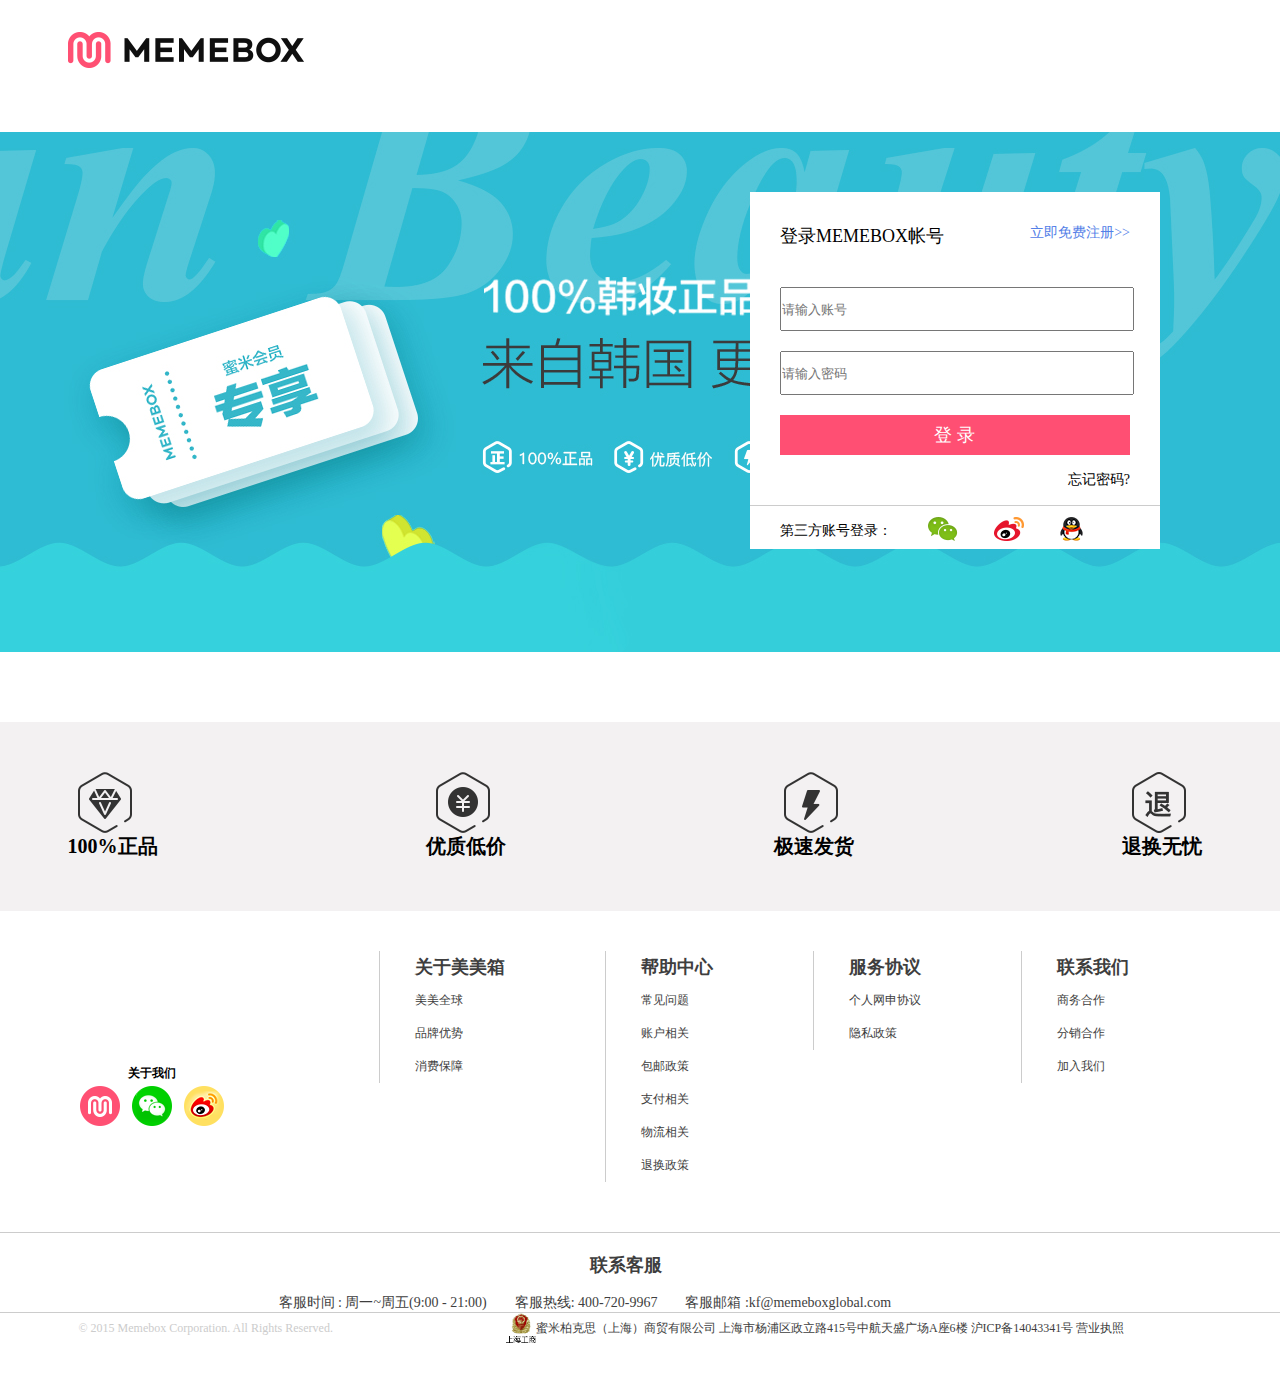
<file: html/login.html>
<!DOCTYPE html>
<html lang="en">
<head>
    <meta charset="UTF-8" />
    <title>Document</title>
    <link rel="stylesheet" type="text/css" href="../css/all.css">
</head>
<body>
    <header id="loginheader" class="w">
    <h1 class="logoh1"><a href="index.html"><img src="../image/logo.png" ></a></h1>
    </header>
    <div id="loginbanner">
        <div id="login-right" class="r">
            <div class="logintop">
                <p class="l loginp1">登录MEMEBOX帐号</p>
                <a class="r logina1" href="register.html">立即免费注册>></a>
            </div>
            <ul id="loginmid">
                <li class="username">
                <input type="text" id="inputname" placeholder="请输入账号" name="username">
                </li>
                <span id="loginprove"></span>
                <li class="password">
                    <input type="password" class="inputpassword" placeholder="请输入密码">
                </li>
                <li class="btn"><button id="loginbtn">登 录</button>
                </li>
                <li class="forgetpassword">
                    <a class="r" href="#">忘记密码?</a>
                </li>
            </ul>
            <div class="loginbottom">
                <span class="loginbottomsp1 l">第三方账号登录：</span>
                <a href="#" class="wechat l"><img src="../image/wechatIn.png"></a>
                <a href="#" class="qq l"><img src="../image/weiboIn.png"></a>
                <a href="#" class="weibo l"><img src="../image/qqIn.png"></a>
            </div>
        </div>
    </div>

    <footer id="footer1">
    <div class="w foot1">
        <div class="footdiv1">
            <img src="../image/footer-1.png">
            <p class="footp1">100%正品</p>
        </div>
        <div class="footdiv2">
            <img src="../image/footer-2.png">
            <p class="footp2">优质低价</p>
        </div>
        <div class="footdiv3">
            <img src="../image/footer-3.png">
            <p class="footp3">极速发货</p>
        </div>
        <div class="footdiv4">
            <img src="../image/footer-4.png">
            <p class="footp4">退换无忧</p>
        </div>
    </div>
</footer>
<footer id="footer2">
    <div class="w">
        <div class="footer2div1 l">
            <p class="footer2div1p1">关于我们</p>
            <div class="footer2div2">
                <img class="l footimg1" src="../image/footer2-1.png">
                <img class="footimg4" src="../image/footer2-1-1.png">
                <img class="l footimg2" src="../image/footer2-2.png">
                <img class="footimg5" src="../image/footer2-1-1.png">
                <img class="l footimg3" src="../image/footer2-3.png">
                <img class="footimg6" src="../image/footer2-3-1.png">
            </div>
        </div>

    <ul id="footlist1" class="l">
    <li class="font">关于美美箱<li>
    <li>美美全球</li>
    <li>品牌优势</li>
    <li>消费保障</li>
    </ul>
    <ul id="footlist2" class="l">
    <li class="font">帮助中心<li>
    <li>常见问题</li>
    <li>账户相关</li>
    <li>包邮政策</li>
    <li>支付相关</li>
    <li>物流相关</li>
    <li>退换政策</li>
    </ul>
    <ul id="footlist3" class="l">
    <li class="font">服务协议<li>
    <li>个人网申协议</li>
    <li>隐私政策</li>
    </ul>

    <ul id="footlist4" class="l">
    <li class="font">联系我们<li>
    <li>商务合作</li>
    <li>分销合作</li>
    <li>加入我们</li>
    </ul>
</div>
</footer>
<footer id="footer3">
    <div class="w">
        <p class="foot3p1">
            联系客服
        </p>
        <span class="foot3sp1">客服时间 : 周一~周五(9:00 - 21:00)</span>
        <span>客服热线: 400-720-9967</span>
        <span>客服邮箱 :kf@memeboxglobal.com</span>
    </div>
</footer>
<footer id="footer4">
    <div class="w">
        <span class="foot4sp1">© 2015 Memebox Corporation. All Rights Reserved.</span>
        <span class="foot4sp2">蜜米柏克思（上海）商贸有限公司 上海市杨浦区政立路415号中航天盛广场A座6楼 沪ICP备14043341号 营业执照</span>
    </div>
</footer>
<script src="../js/login.js"></script>
</body>
</html>
</file>
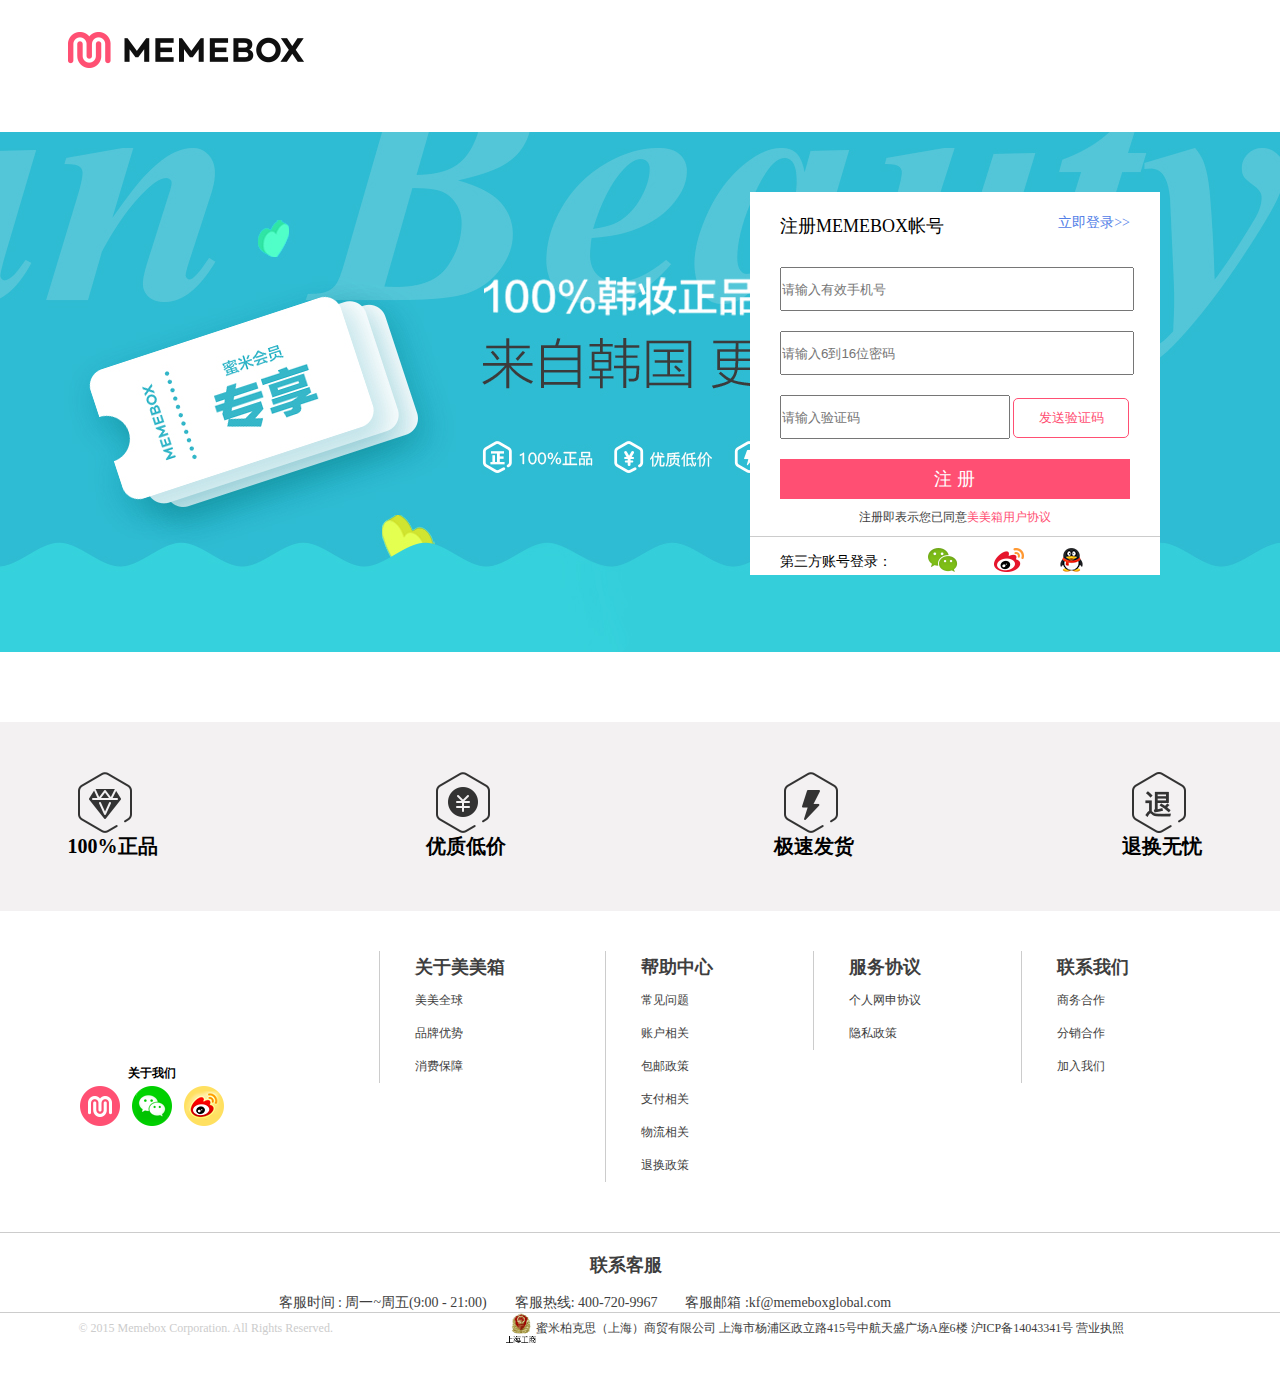
<file: html/register.html>
<!DOCTYPE html>
<html lang="en">
<head>
    <meta charset="UTF-8" />
    <title>Document</title>
    <link rel="stylesheet" type="text/css" href="../css/all.css">
</head>
<body>
    <header id="registerheader" class="w">
    <h1 class="logoh1"><a href="index.html"><img src="../image/logo.png" ></a></h1>
    </header>
    <div id="registerbanner">
        <div id="register-right" class="r">
            <div class="registertop">
                <p class="l registerp1">注册MEMEBOX帐号</p>
                <a class="r registera1" href="login.html">立即登录>></a>
            </div>
            <ul id="registermid">
                <li class="userphone">

                <input type="text" id="inputphone" placeholder="请输入有效手机号" name="username">

                </li>
                <span id="prove"></span>
                <li class="password">
                   <input type="password" class="inputpassword" placeholder="请输入6到16位密码">
                </li>
                <li class="registernum">
                   <input type="text" class="number1" placeholder="请输入验证码">
                  <button class="number2">发送验证码</button>
                </li>
                <li class="btn"><button class="registerbtn">注 册</button>
                </li>
                <li class="xieyi">
                    <p class="registerxieyi">
                        注册即表示您已同意<span class="xieyisp1"><a href="#">美美箱用户协议</a></span>

                    </p>
                </li>

            </ul>
            <div class="registerbottom">
                <span class="registerbottomsp1 l">第三方账号登录：</span>
                <a href="#" class="wechat l"><img src="../image/wechatIn.png"></a>
                <a href="#" class="qq l"><img src="../image/weiboIn.png"></a>
                <a href="#" class="weibo l"><img src="../image/qqIn.png"></a>
            </div>
        </div>
    </div>

    <footer id="footer1">
    <div class="w foot1">
        <div class="footdiv1">
            <img src="../image/footer-1.png">
            <p class="footp1">100%正品</p>
        </div>
        <div class="footdiv2">
            <img src="../image/footer-2.png">
            <p class="footp2">优质低价</p>
        </div>
        <div class="footdiv3">
            <img src="../image/footer-3.png">
            <p class="footp3">极速发货</p>
        </div>
        <div class="footdiv4">
            <img src="../image/footer-4.png">
            <p class="footp4">退换无忧</p>
        </div>
    </div>
</footer>
<footer id="footer2">
    <div class="w">
        <div class="footer2div1 l">
            <p class="footer2div1p1">关于我们</p>
            <div class="footer2div2">
                <img class="l footimg1" src="../image/footer2-1.png">
                <img class="footimg4" src="../image/footer2-1-1.png">
                <img class="l footimg2" src="../image/footer2-2.png">
                <img class="footimg5" src="../image/footer2-1-1.png">
                <img class="l footimg3" src="../image/footer2-3.png">
                <img class="footimg6" src="../image/footer2-3-1.png">
            </div>
        </div>

    <ul id="footlist1" class="l">
    <li class="font">关于美美箱<li>
    <li>美美全球</li>
    <li>品牌优势</li>
    <li>消费保障</li>
    </ul>
    <ul id="footlist2" class="l">
    <li class="font">帮助中心<li>
    <li>常见问题</li>
    <li>账户相关</li>
    <li>包邮政策</li>
    <li>支付相关</li>
    <li>物流相关</li>
    <li>退换政策</li>
    </ul>
    <ul id="footlist3" class="l">
    <li class="font">服务协议<li>
    <li>个人网申协议</li>
    <li>隐私政策</li>
    </ul>

    <ul id="footlist4" class="l">
    <li class="font">联系我们<li>
    <li>商务合作</li>
    <li>分销合作</li>
    <li>加入我们</li>
    </ul>
</div>
</footer>
<footer id="footer3">
    <div class="w">
        <p class="foot3p1">
            联系客服
        </p>
        <span class="foot3sp1">客服时间 : 周一~周五(9:00 - 21:00)</span>
        <span>客服热线: 400-720-9967</span>
        <span>客服邮箱 :kf@memeboxglobal.com</span>
    </div>
</footer>
<footer id="footer4">
    <div class="w">
        <span class="foot4sp1">© 2015 Memebox Corporation. All Rights Reserved.</span>
        <span class="foot4sp2">蜜米柏克思（上海）商贸有限公司 上海市杨浦区政立路415号中航天盛广场A座6楼 沪ICP备14043341号 营业执照</span>
    </div>
</footer>
<script src="../js/register.js"></script>
</body>
</html>
</file>
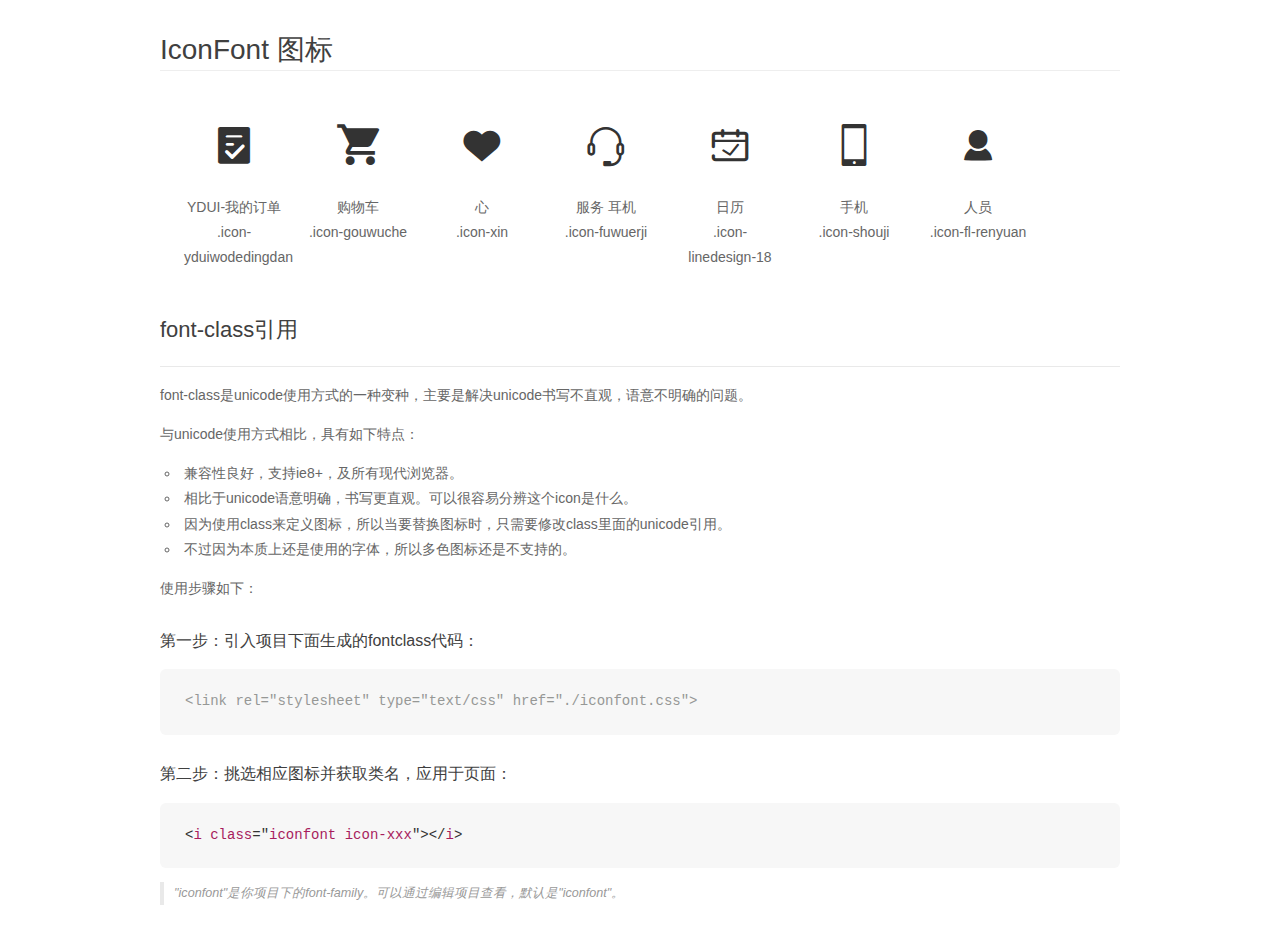
<file: html/font/demo_fontclass.html>
<!DOCTYPE html>
<html>
<head>
    <meta charset="utf-8"/>
    <title>IconFont</title>
    <link rel="stylesheet" href="demo.css">
    <link rel="stylesheet" href="iconfont.css">
</head>
<body>
    <div class="main markdown">
        <h1>IconFont 图标</h1>
        <ul class="icon_lists clear">
            
                <li>
                <i class="icon iconfont icon-yduiwodedingdan"></i>
                    <div class="name">YDUI-我的订单</div>
                    <div class="fontclass">.icon-yduiwodedingdan</div>
                </li>
            
                <li>
                <i class="icon iconfont icon-gouwuche"></i>
                    <div class="name">购物车</div>
                    <div class="fontclass">.icon-gouwuche</div>
                </li>
            
                <li>
                <i class="icon iconfont icon-xin"></i>
                    <div class="name">心</div>
                    <div class="fontclass">.icon-xin</div>
                </li>
            
                <li>
                <i class="icon iconfont icon-fuwuerji"></i>
                    <div class="name">服务 耳机</div>
                    <div class="fontclass">.icon-fuwuerji</div>
                </li>
            
                <li>
                <i class="icon iconfont icon-linedesign-18"></i>
                    <div class="name">日历</div>
                    <div class="fontclass">.icon-linedesign-18</div>
                </li>
            
                <li>
                <i class="icon iconfont icon-shouji"></i>
                    <div class="name">手机</div>
                    <div class="fontclass">.icon-shouji</div>
                </li>
            
                <li>
                <i class="icon iconfont icon-fl-renyuan"></i>
                    <div class="name">人员</div>
                    <div class="fontclass">.icon-fl-renyuan</div>
                </li>
            
        </ul>

        <h2 id="font-class-">font-class引用</h2>
        <hr>

        <p>font-class是unicode使用方式的一种变种，主要是解决unicode书写不直观，语意不明确的问题。</p>
        <p>与unicode使用方式相比，具有如下特点：</p>
        <ul>
        <li>兼容性良好，支持ie8+，及所有现代浏览器。</li>
        <li>相比于unicode语意明确，书写更直观。可以很容易分辨这个icon是什么。</li>
        <li>因为使用class来定义图标，所以当要替换图标时，只需要修改class里面的unicode引用。</li>
        <li>不过因为本质上还是使用的字体，所以多色图标还是不支持的。</li>
        </ul>
        <p>使用步骤如下：</p>
        <h3 id="-fontclass-">第一步：引入项目下面生成的fontclass代码：</h3>


        <pre><code class="lang-js hljs javascript"><span class="hljs-comment">&lt;link rel="stylesheet" type="text/css" href="./iconfont.css"&gt;</span></code></pre>
        <h3 id="-">第二步：挑选相应图标并获取类名，应用于页面：</h3>
        <pre><code class="lang-css hljs">&lt;<span class="hljs-selector-tag">i</span> <span class="hljs-selector-tag">class</span>="<span class="hljs-selector-tag">iconfont</span> <span class="hljs-selector-tag">icon-xxx</span>"&gt;&lt;/<span class="hljs-selector-tag">i</span>&gt;</code></pre>
        <blockquote>
        <p>"iconfont"是你项目下的font-family。可以通过编辑项目查看，默认是"iconfont"。</p>
        </blockquote>
    </div>
</body>
</html>
</file>
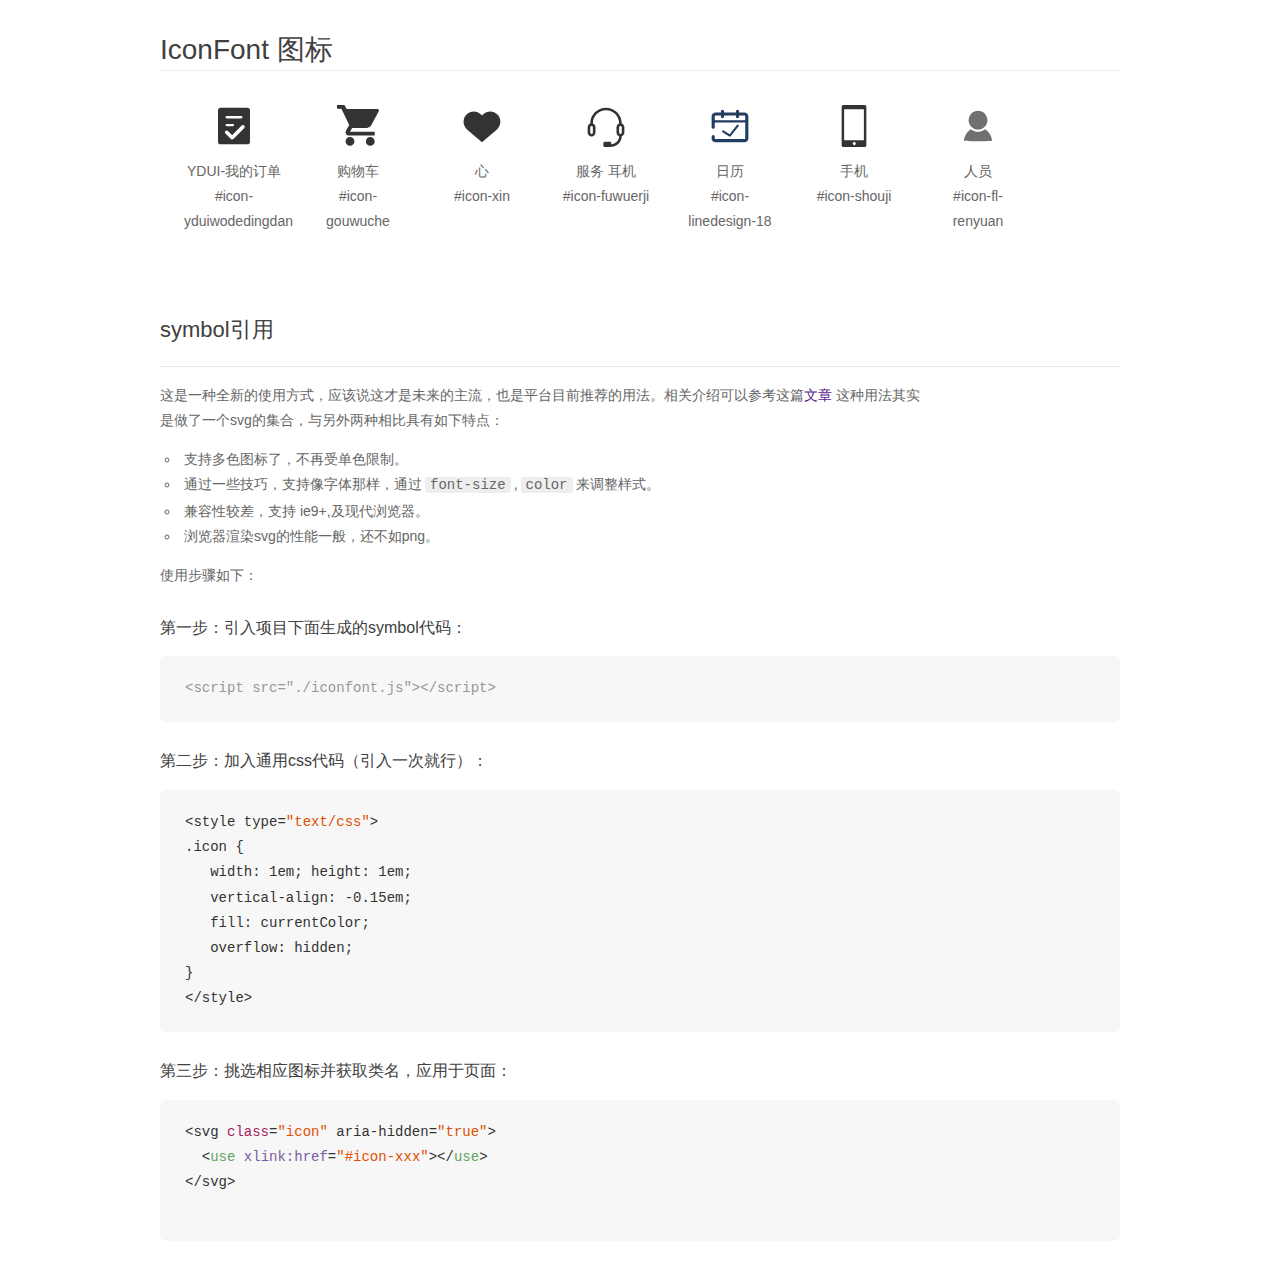
<file: html/font/demo_symbol.html>
<!DOCTYPE html>
<html>
<head>
    <meta charset="utf-8"/>
    <title>IconFont</title>
    <link rel="stylesheet" href="demo.css">
    <script src="iconfont.js"></script>

    <style type="text/css">
        .icon {
          /* 通过设置 font-size 来改变图标大小 */
          width: 1em; height: 1em;
          /* 图标和文字相邻时，垂直对齐 */
          vertical-align: -0.15em;
          /* 通过设置 color 来改变 SVG 的颜色/fill */
          fill: currentColor;
          /* path 和 stroke 溢出 viewBox 部分在 IE 下会显示
             normalize.css 中也包含这行 */
          overflow: hidden;
        }

    </style>
</head>
<body>
    <div class="main markdown">
        <h1>IconFont 图标</h1>
        <ul class="icon_lists clear">
            
                <li>
                    <svg class="icon" aria-hidden="true">
                        <use xlink:href="#icon-yduiwodedingdan"></use>
                    </svg>
                    <div class="name">YDUI-我的订单</div>
                    <div class="fontclass">#icon-yduiwodedingdan</div>
                </li>
            
                <li>
                    <svg class="icon" aria-hidden="true">
                        <use xlink:href="#icon-gouwuche"></use>
                    </svg>
                    <div class="name">购物车</div>
                    <div class="fontclass">#icon-gouwuche</div>
                </li>
            
                <li>
                    <svg class="icon" aria-hidden="true">
                        <use xlink:href="#icon-xin"></use>
                    </svg>
                    <div class="name">心</div>
                    <div class="fontclass">#icon-xin</div>
                </li>
            
                <li>
                    <svg class="icon" aria-hidden="true">
                        <use xlink:href="#icon-fuwuerji"></use>
                    </svg>
                    <div class="name">服务 耳机</div>
                    <div class="fontclass">#icon-fuwuerji</div>
                </li>
            
                <li>
                    <svg class="icon" aria-hidden="true">
                        <use xlink:href="#icon-linedesign-18"></use>
                    </svg>
                    <div class="name">日历</div>
                    <div class="fontclass">#icon-linedesign-18</div>
                </li>
            
                <li>
                    <svg class="icon" aria-hidden="true">
                        <use xlink:href="#icon-shouji"></use>
                    </svg>
                    <div class="name">手机</div>
                    <div class="fontclass">#icon-shouji</div>
                </li>
            
                <li>
                    <svg class="icon" aria-hidden="true">
                        <use xlink:href="#icon-fl-renyuan"></use>
                    </svg>
                    <div class="name">人员</div>
                    <div class="fontclass">#icon-fl-renyuan</div>
                </li>
            
        </ul>


        <h2 id="symbol-">symbol引用</h2>
        <hr>

        <p>这是一种全新的使用方式，应该说这才是未来的主流，也是平台目前推荐的用法。相关介绍可以参考这篇<a href="">文章</a>
        这种用法其实是做了一个svg的集合，与另外两种相比具有如下特点：</p>
        <ul>
          <li>支持多色图标了，不再受单色限制。</li>
          <li>通过一些技巧，支持像字体那样，通过<code>font-size</code>,<code>color</code>来调整样式。</li>
          <li>兼容性较差，支持 ie9+,及现代浏览器。</li>
          <li>浏览器渲染svg的性能一般，还不如png。</li>
        </ul>
        <p>使用步骤如下：</p>
        <h3 id="-symbol-">第一步：引入项目下面生成的symbol代码：</h3>
        <pre><code class="lang-js hljs javascript"><span class="hljs-comment">&lt;script src="./iconfont.js"&gt;&lt;/script&gt;</span></code></pre>
        <h3 id="-css-">第二步：加入通用css代码（引入一次就行）：</h3>
        <pre><code class="lang-js hljs javascript">&lt;style type=<span class="hljs-string">"text/css"</span>&gt;
.icon {
   width: <span class="hljs-number">1</span>em; height: <span class="hljs-number">1</span>em;
   vertical-align: <span class="hljs-number">-0.15</span>em;
   fill: currentColor;
   overflow: hidden;
}
&lt;<span class="hljs-regexp">/style&gt;</span></code></pre>
        <h3 id="-">第三步：挑选相应图标并获取类名，应用于页面：</h3>
        <pre><code class="lang-js hljs javascript">&lt;svg <span class="hljs-class"><span class="hljs-keyword">class</span></span>=<span class="hljs-string">"icon"</span> aria-hidden=<span class="hljs-string">"true"</span>&gt;<span class="xml"><span class="hljs-tag">
  &lt;<span class="hljs-name">use</span> <span class="hljs-attr">xlink:href</span>=<span class="hljs-string">"#icon-xxx"</span>&gt;</span><span class="hljs-tag">&lt;/<span class="hljs-name">use</span>&gt;</span>
</span>&lt;<span class="hljs-regexp">/svg&gt;
        </span></code></pre>
    </div>
</body>
</html>
</file>
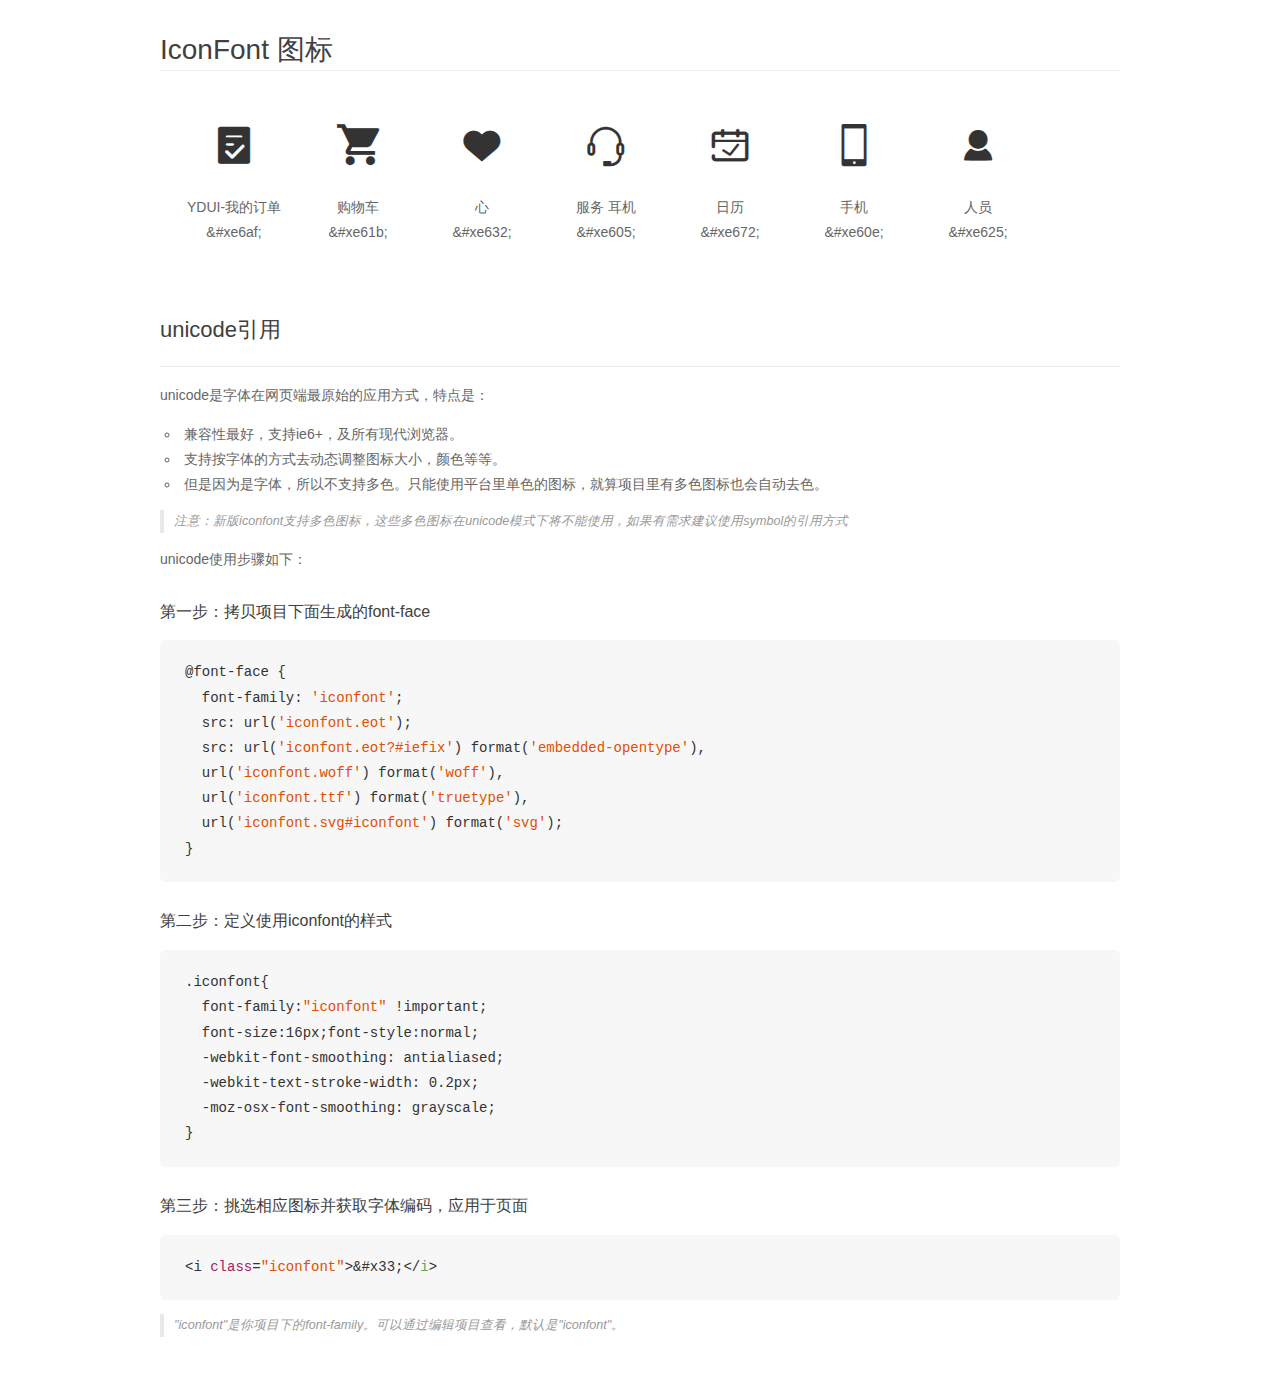
<file: html/font/demo_unicode.html>
<!DOCTYPE html>
<html>
<head>
    <meta charset="utf-8"/>
    <title>IconFont</title>
    <link rel="stylesheet" href="demo.css">

    <style type="text/css">

        @font-face {font-family: "iconfont";
          src: url('iconfont.eot'); /* IE9*/
          src: url('iconfont.eot#iefix') format('embedded-opentype'), /* IE6-IE8 */
          url('iconfont.woff') format('woff'), /* chrome, firefox */
          url('iconfont.ttf') format('truetype'), /* chrome, firefox, opera, Safari, Android, iOS 4.2+*/
          url('iconfont.svg#iconfont') format('svg'); /* iOS 4.1- */
        }

        .iconfont {
          font-family:"iconfont" !important;
          font-size:16px;
          font-style:normal;
          -webkit-font-smoothing: antialiased;
          -webkit-text-stroke-width: 0.2px;
          -moz-osx-font-smoothing: grayscale;
        }

    </style>
</head>
<body>
    <div class="main markdown">
        <h1>IconFont 图标</h1>
        <ul class="icon_lists clear">
            
                <li>
                <i class="icon iconfont">&#xe6af;</i>
                    <div class="name">YDUI-我的订单</div>
                    <div class="code">&amp;#xe6af;</div>
                </li>
            
                <li>
                <i class="icon iconfont">&#xe61b;</i>
                    <div class="name">购物车</div>
                    <div class="code">&amp;#xe61b;</div>
                </li>
            
                <li>
                <i class="icon iconfont">&#xe632;</i>
                    <div class="name">心</div>
                    <div class="code">&amp;#xe632;</div>
                </li>
            
                <li>
                <i class="icon iconfont">&#xe605;</i>
                    <div class="name">服务 耳机</div>
                    <div class="code">&amp;#xe605;</div>
                </li>
            
                <li>
                <i class="icon iconfont">&#xe672;</i>
                    <div class="name">日历</div>
                    <div class="code">&amp;#xe672;</div>
                </li>
            
                <li>
                <i class="icon iconfont">&#xe60e;</i>
                    <div class="name">手机</div>
                    <div class="code">&amp;#xe60e;</div>
                </li>
            
                <li>
                <i class="icon iconfont">&#xe625;</i>
                    <div class="name">人员</div>
                    <div class="code">&amp;#xe625;</div>
                </li>
            
        </ul>
        <h2 id="unicode-">unicode引用</h2>
        <hr>

        <p>unicode是字体在网页端最原始的应用方式，特点是：</p>
        <ul>
        <li>兼容性最好，支持ie6+，及所有现代浏览器。</li>
        <li>支持按字体的方式去动态调整图标大小，颜色等等。</li>
        <li>但是因为是字体，所以不支持多色。只能使用平台里单色的图标，就算项目里有多色图标也会自动去色。</li>
        </ul>
        <blockquote>
        <p>注意：新版iconfont支持多色图标，这些多色图标在unicode模式下将不能使用，如果有需求建议使用symbol的引用方式</p>
        </blockquote>
        <p>unicode使用步骤如下：</p>
        <h3 id="-font-face">第一步：拷贝项目下面生成的font-face</h3>
        <pre><code class="lang-js hljs javascript">@font-face {
  font-family: <span class="hljs-string">'iconfont'</span>;
  src: url(<span class="hljs-string">'iconfont.eot'</span>);
  src: url(<span class="hljs-string">'iconfont.eot?#iefix'</span>) format(<span class="hljs-string">'embedded-opentype'</span>),
  url(<span class="hljs-string">'iconfont.woff'</span>) format(<span class="hljs-string">'woff'</span>),
  url(<span class="hljs-string">'iconfont.ttf'</span>) format(<span class="hljs-string">'truetype'</span>),
  url(<span class="hljs-string">'iconfont.svg#iconfont'</span>) format(<span class="hljs-string">'svg'</span>);
}
</code></pre>
        <h3 id="-iconfont-">第二步：定义使用iconfont的样式</h3>
        <pre><code class="lang-js hljs javascript">.iconfont{
  font-family:<span class="hljs-string">"iconfont"</span> !important;
  font-size:<span class="hljs-number">16</span>px;font-style:normal;
  -webkit-font-smoothing: antialiased;
  -webkit-text-stroke-width: <span class="hljs-number">0.2</span>px;
  -moz-osx-font-smoothing: grayscale;
}
</code></pre>
        <h3 id="-">第三步：挑选相应图标并获取字体编码，应用于页面</h3>
        <pre><code class="lang-js hljs javascript">&lt;i <span class="hljs-class"><span class="hljs-keyword">class</span></span>=<span class="hljs-string">"iconfont"</span>&gt;&amp;#x33;<span class="xml"><span class="hljs-tag">&lt;/<span class="hljs-name">i</span>&gt;</span></span></code></pre>

        <blockquote>
        <p>"iconfont"是你项目下的font-family。可以通过编辑项目查看，默认是"iconfont"。</p>
        </blockquote>
    </div>


</body>
</html>
</file>
<file: css/all.css>
#topheader {
  height: 30px;
  background: #ff5073; }
  #topheader #pl {
    color: #fff;
    font-size: 12px;
    height: 30px;
    line-height: 30px; }
    #topheader #pl a {
      color: #fff; }
    #topheader #pl .i1 {
      margin-right: 6px; }
    #topheader #pl .a1 {
      margin-right: 16px; }
    #topheader #pl .a2 {
      background: url(../image/header-1.png) no-repeat 36px;
      margin-right: 12px;
      padding-right: 14px; }
    #topheader #pl .a3 {
      margin-right: 20px; }

#midheader p.rightp1 {
  height: 20px;
  width: 314px; }
  #midheader p.rightp1 img.buycarnum {
    height: 100%;
    width: 100%;
    margin-top: 32px; }

#midheader .rightdiv1 {
  line-height: 0px;
  margin-top: 16px; }
  #midheader .rightdiv1 .rightdiv1sp1 {
    color: #fe7299;
    margin-left: -5px; }
  #midheader .rightdiv1 .rightdiv1sp2 {
    margin-left: 100px; }
  #midheader .rightdiv1 .rightdiv1sp3 {
    margin-left: 97px; }

#buycarmain {
  margin-top: 30px;
  margin-bottom: 160px; }
  #buycarmain .buycarmainnull h3 {
    font-size: 18px; }
  #buycarmain .buycarmainnull p {
    line-height: 18px;
    margin-top: 22px; }
  #buycarmain .buycarmainnull a {
    color: #000; }
  #buycarmain .buycarmainnull a:hover {
    color: #fe7299; }

#topheader {
  height: 30px;
  background: #ff5073; }
  #topheader #pl {
    color: #fff;
    font-size: 12px;
    height: 30px;
    line-height: 30px; }
    #topheader #pl a {
      color: #fff; }
    #topheader #pl .i1 {
      margin-right: 6px; }
    #topheader #pl .a1 {
      margin-right: 16px; }
    #topheader #pl .a2 {
      background: url(../image/header-1.png) no-repeat 36px;
      margin-right: 12px;
      padding-right: 14px; }
    #topheader #pl .a3 {
      margin-right: 20px; }

#midheader p.rightp1 {
  height: 20px;
  width: 314px; }
  #midheader p.rightp1 img.buycarnum {
    height: 100%;
    width: 100%;
    margin-top: 32px; }

#midheader .rightdiv1 {
  line-height: 0px;
  margin-top: 16px; }
  #midheader .rightdiv1 .rightdiv1sp1 {
    color: #fe7299;
    margin-left: -5px; }
  #midheader .rightdiv1 .rightdiv1sp2 {
    margin-left: 100px; }
  #midheader .rightdiv1 .rightdiv1sp3 {
    margin-left: 97px; }

#buycarmain {
  margin-top: 30px;
  margin-bottom: 160px; }
  #buycarmain #shoppinglist {
    width: 100%;
    height: 41px;
    border: 1px solid #ccc;
    background: #f9f9f9; }
    #buycarmain #shoppinglist li {
      display: inline-block;
      line-height: 41px;
      color: #989898; }
      #buycarmain #shoppinglist li span {
        display: inline-block;
        background: url(../image/buycar/nike1.png) no-repeat;
        height: 16px;
        width: 16px;
        margin-left: 12px; }
    #buycarmain #shoppinglist li:nth-child(2) {
      margin-left: 34px; }
    #buycarmain #shoppinglist li:nth-child(3) {
      margin-left: 378px; }
    #buycarmain #shoppinglist li:nth-child(4) {
      margin-left: 108px; }
    #buycarmain #shoppinglist li:nth-child(5) {
      margin-left: 108px; }
    #buycarmain #shoppinglist li:nth-child(6) {
      margin-left: 108px; }
    #buycarmain #shoppinglist li:last-child {
      margin-left: 108px; }
  #buycarmain .shoppingdetail {
    margin-top: 21px;
    height: 35px;
    line-height: 35px;
    width: 100%; }
    #buycarmain .shoppingdetail .shoppingdeatailsp1 {
      display: inline-block;
      background: url(../image/buycar/nike1.png) no-repeat;
      height: 16px;
      width: 16px;
      margin-left: 12px; }
    #buycarmain .shoppingdetail .shoppingdeatailsp2 {
      margin-left: 36px; }
      #buycarmain .shoppingdetail .shoppingdeatailsp2 img {
        display: inline-block; }
    #buycarmain .shoppingdetail .shoppingdeatailsp3 {
      margin-left: 10px;
      color: #6e97e7;
      font-size: 16px; }
    #buycarmain .shoppingdetail .shoppingdeatailsp4 {
      margin-left: 10px;
      color: #6e97e7; }
  #buycarmain .shoppingmoretop {
    height: 106px;
    width: 100%;
    border: 1px solid #ccc; }
    #buycarmain .shoppingmoretop .shoppingmoretopsp1 {
      display: inline-block;
      background: url(../image/buycar/nike1.png) no-repeat;
      height: 16px;
      width: 16px;
      margin-left: 12px;
      margin-top: 46px; }
    #buycarmain .shoppingmoretop .shoppingmoretopsp2 {
      display: inline-block;
      margin-top: 18px;
      margin-left: 33px;
      border: 1px solid #ccc; }
    #buycarmain .shoppingmoretop .shoppingmoretopsp3 {
      margin-top: 22px;
      margin-left: 25px; }
      #buycarmain .shoppingmoretop .shoppingmoretopsp3 a {
        color: #000; }
    #buycarmain .shoppingmoretop .shoppingmoretopsp4 {
      margin-left: 179px;
      margin-top: 53px; }
    #buycarmain .shoppingmoretop .shoppingmoretopsp5 {
      margin-left: 109px;
      margin-top: 48px; }
    #buycarmain .shoppingmoretop .shoppingmoretopsp6 {
      margin-top: 50px;
      margin-left: 81px; }
      #buycarmain .shoppingmoretop .shoppingmoretopsp6 button {
        height: 18px;
        background: #fff;
        border: 0;
        border: 1px solid #ccc; }
      #buycarmain .shoppingmoretop .shoppingmoretopsp6 .sp6sp1 {
        display: inline-block;
        width: 30px;
        height: 16px;
        border-bottom: 1px solid #ccc;
        border-top: 1px solid #ccc;
        text-align: center; }
    #buycarmain .shoppingmoretop .shoppingmoretopsp7 {
      margin-top: 48px;
      margin-left: 100px;
      color: #ff4377; }
    #buycarmain .shoppingmoretop .shoppingmoretopsp8 {
      margin-top: 48px;
      margin-left: 105px; }
      #buycarmain .shoppingmoretop .shoppingmoretopsp8 a {
        color: #000; }
      #buycarmain .shoppingmoretop .shoppingmoretopsp8 a:hover {
        color: #ff4377; }
  #buycarmain .shoppingmorebottom {
    height: 37px;
    width: 100%;
    border: 1px solid #ccc;
    border-top: 0;
    line-height: 37px; }
    #buycarmain .shoppingmorebottom .r {
      margin-right: 23px; }
    #buycarmain .shoppingmorebottom .shoppingmorebottomsp1 {
      color: #616161; }
    #buycarmain .shoppingmorebottom .shoppingmorebottomsp2 {
      font-size: 14px;
      color: #ff4377; }
    #buycarmain .shoppingmorebottom .shoppingmorebottomsp3 {
      color: #9b9b9b; }

@charset "UTF-8";
body, h1, h2, h3, h4, h5, h6, a, p, img, input, ul, li, ol, dl, dt, dd, figure, figcaption {
  padding: 0;
  margin: 0; }

header, footer, nav, main, article, aside, section {
  display: block; }

img {
  display: block;
  border: 0; }

input {
  outline: none; }

ul, ol {
  list-style: none; }

body {
  font-size: 12px;
  color: #3e3e3e;
  font-family: "微软雅黑";
  background: #fff; }

a {
  text-decoration: none;
  color: #909090; }

a:hover {
  text-decoration: none;
  color: #f00; }

.w {
  width: 1145px;
  margin: 0 auto; }

.l {
  float: left; }

.r {
  float: right; }

/*===========================header==============================================*/
#topheader {
  height: 30px;
  background: #ff5073; }
  #topheader #pl {
    color: #fff;
    font-size: 12px;
    height: 30px;
    line-height: 30px; }
    #topheader #pl a {
      color: #fff; }
    #topheader #pl .i1 {
      margin-right: 6px; }
    #topheader #pl .a1 {
      margin-right: 16px; }
    #topheader #pl .a2 {
      background: url(../image/header-1.png) no-repeat 36px;
      margin-right: 12px;
      padding-right: 14px; }
    #topheader #pl .a3 {
      margin-right: 20px; }

#midheader {
  height: 90px;
  width: 100%;
  border-bottom: 1px solid #ddd; }
  #midheader .w1 {
    position: relative;
    height: 100%;
    overflow: hidden;
    line-height: 90px; }
    #midheader .w1 .left {
      margin-top: 27px; }
    #midheader .w1 .mid {
      width: 422px;
      height: 38px;
      margin-left: 107px;
      margin-top: 26px;
      border-radius: 20px;
      border: none;
      border: 1px solid #ff5073; }
    #midheader .w1 .img2 {
      position: absolute;
      left: 728px;
      top: 35px;
      cursor: pointer; }
    #midheader .w1 .r img {
      height: 92px; }

/*=====================================nav==============================================*/
#nav1 {
  height: 44px;
  border-bottom: 1px solid #ddd; }
  #nav1 #list li {
    display: inline-block;
    font-size: 16px;
    line-height: 44px;
    padding: 0 18px; }
    #nav1 #list li a {
      color: #000; }
    #nav1 #list li button {
      border-radius: 4px;
      background: none;
      background: #fff; }
  #nav1 #list li:first-child {
    background: #f2f2f2 url(../image/nav-first.png) no-repeat 15px;
    padding: 0 48px;
    color: #000; }
  #nav1 #list li:first-child {
    position: relative; }
  #nav1 #list li:nth-child(2) a {
    color: #ff5073; }
  #nav1 #list li:hover a {
    color: #ff5073; }
  #nav1 #list li:nth-child(4):hover #list2 {
    display: block; }
  #nav1 #list li:nth-child(4):hover .btn2 {
    display: block; }
  #nav1 #list li:nth-child(4) {
    position: relative; }
    #nav1 #list li:nth-child(4) .btn2 {
      display: none;
      position: absolute;
      top: -25px;
      left: 9px; }
    #nav1 #list li:nth-child(4) #list2 {
      position: absolute;
      top: 44px;
      left: 0px;
      width: 240px;
      height: 250px;
      display: none;
      background: #fff;
      z-index: 999; }
      #nav1 #list li:nth-child(4) #list2 li {
        background: none;
        display: block;
        font-size: 13px;
        line-height: 34px;
        padding: 0;
        color: #666;
        cursor: pointer;
        padding-left: 23px; }
      #nav1 #list li:nth-child(4) #list2 li:hover {
        color: #ff5073; }
  #nav1 #list li:nth-child(5):hover #list3 {
    display: block; }
  #nav1 #list li:nth-child(5):hover .btn3 {
    display: block; }
  #nav1 #list li:nth-child(5) {
    position: relative; }
    #nav1 #list li:nth-child(5) .btn3 {
      display: none;
      position: absolute;
      top: -25px;
      left: 9px; }
    #nav1 #list li:nth-child(5) #list3 {
      position: absolute;
      top: 44px;
      left: 0px;
      width: 240px;
      height: 250px;
      display: none;
      z-index: 999; }
      #nav1 #list li:nth-child(5) #list3 li {
        background: none;
        display: block;
        font-size: 13px;
        line-height: 34px;
        padding: 0;
        color: #666;
        background: #fff;
        cursor: pointer;
        padding-left: 23px; }
      #nav1 #list li:nth-child(5) #list3 li:hover {
        color: #ff5073; }
  #nav1 #list li:nth-child(6):hover #list4 {
    display: block; }
  #nav1 #list li:nth-child(6):hover .btn4 {
    display: block; }
  #nav1 #list li:nth-child(6) {
    position: relative; }
    #nav1 #list li:nth-child(6) .btn4 {
      display: none;
      position: absolute;
      top: -25px;
      left: 9px; }
    #nav1 #list li:nth-child(6) #list4 {
      position: absolute;
      top: 44px;
      left: 0px;
      width: 240px;
      height: 250px;
      display: none;
      z-index: 999; }
      #nav1 #list li:nth-child(6) #list4 li {
        background: none;
        display: block;
        font-size: 13px;
        line-height: 34px;
        padding: 0;
        color: #666;
        background: #fff;
        cursor: pointer;
        padding-left: 23px; }
      #nav1 #list li:nth-child(6) #list4 li:hover {
        color: #ff5073; }
  #nav1 li:nth-child(3) {
    position: relative; }
    #nav1 li:nth-child(3) .btn1 {
      display: none;
      position: absolute;
      top: -25px;
      left: 9px; }
  #nav1 li:nth-child(3):hover .btn1 {
    display: block; }
  #nav1 li:last-child {
    position: relative; }
    #nav1 li:last-child .btn5 {
      display: none;
      position: absolute;
      top: -25px;
      left: 9px; }
  #nav1 li:last-child:hover .btn5 {
    display: block; }

#rightlist {
  position: fixed;
  right: 0;
  top: 0;
  width: 40px;
  height: 100%;
  background: rgba(0, 0, 0, 0.5); }
  #rightlist a {
    display: block;
    text-align: center;
    color: #fff;
    font-size: 14px;
    height: 31px;
    padding-top: 7px; }
    #rightlist a i {
      font-size: 24px; }
  #rightlist a:hover {
    background: #ff5073; }
  #rightlist a:first-child {
    margin-top: 140px;
    width: 40px;
    height: 113px; }
  #rightlist a:nth-child(2) {
    position: relative;
    margin-top: 40px;
    margin-bottom: 5px; }
    #rightlist a:nth-child(2) .jiantou {
      position: absolute;
      right: 70px;
      top: 0px;
      width: 0px;
      height: 38px;
      transition: transform 1s;
      overflow: hidden; }
    #rightlist a:nth-child(2) .man1 {
      display: block;
      width: 92px;
      height: 38px;
      background: #666;
      text-align: center;
      line-height: 38px; }
    #rightlist a:nth-child(2) .man2 {
      border: 6px solid transparent;
      border-left: 6px solid #666666;
      position: absolute;
      right: -6px;
      top: 13px;
      z-index: 999; }
  #rightlist a:nth-child(2):hover .jiantou {
    width: 98px;
    transform: translate(36px); }
  #rightlist a:nth-child(3) {
    position: relative;
    margin-bottom: 5px; }
    #rightlist a:nth-child(3) .jiantou1 {
      position: absolute;
      right: 70px;
      top: 0px;
      width: 0px;
      height: 38px;
      transition: transform 1s;
      overflow: hidden; }
    #rightlist a:nth-child(3) .show1 {
      display: block;
      width: 92px;
      height: 38px;
      background: #666;
      text-align: center;
      line-height: 38px; }
    #rightlist a:nth-child(3) .show2 {
      border: 6px solid transparent;
      border-left: 6px solid #666666;
      position: absolute;
      right: -6px;
      top: 13px;
      z-index: 999; }
  #rightlist a:nth-child(3):hover .jiantou1 {
    width: 98px;
    transform: translate(36px); }
  #rightlist a:nth-child(4) {
    position: relative;
    margin-bottom: 240px; }
    #rightlist a:nth-child(4) .jiantou2 {
      position: absolute;
      right: 70px;
      top: 0px;
      width: 0px;
      height: 38px;
      transition: transform 1s;
      overflow: hidden; }
    #rightlist a:nth-child(4) .menu1 {
      display: block;
      width: 92px;
      height: 38px;
      background: #666;
      text-align: center;
      line-height: 38px; }
    #rightlist a:nth-child(4) .menu2 {
      border: 6px solid transparent;
      border-left: 6px solid #666666;
      position: absolute;
      right: -6px;
      top: 13px;
      z-index: 999; }
  #rightlist a:nth-child(4):hover .jiantou2 {
    width: 98px;
    transform: translate(36px); }
  #rightlist a:nth-child(5) {
    position: relative;
    margin-bottom: 10px; }
    #rightlist a:nth-child(5) .jiantou3 {
      position: absolute;
      right: 70px;
      top: 0px;
      width: 0px;
      height: 38px;
      transition: transform 1s;
      overflow: hidden; }
    #rightlist a:nth-child(5) .serveice1 {
      display: block;
      width: 92px;
      height: 38px;
      background: #666;
      text-align: center;
      line-height: 38px; }
    #rightlist a:nth-child(5) .serveice2 {
      border: 6px solid transparent;
      border-left: 6px solid #666666;
      position: absolute;
      right: -6px;
      top: 13px;
      z-index: 999; }
  #rightlist a:nth-child(5):hover .jiantou3 {
    width: 98px;
    transform: translate(36px); }
  #rightlist a:nth-child(6) {
    position: relative;
    padding: 0;
    height: 38px;
    font-size: 12px; }
    #rightlist a:nth-child(6) .sanjiao {
      width: 3px;
      height: 5px;
      border: 6px solid transparent;
      display: inline-block;
      border-bottom: 6px solid white; }
    #rightlist a:nth-child(6) .jiantou4 {
      position: absolute;
      right: 70px;
      top: 0px;
      width: 0px;
      height: 38px;
      transition: transform 1s;
      overflow: hidden; }
    #rightlist a:nth-child(6) .top1 {
      display: block;
      width: 92px;
      height: 38px;
      background: #666;
      text-align: center;
      line-height: 38px; }
    #rightlist a:nth-child(6) .top2 {
      border: 6px solid transparent;
      border-left: 6px solid #666666;
      position: absolute;
      right: -6px;
      top: 13px;
      z-index: 999; }
  #rightlist #backtop {
    display: none; }
  #rightlist a:nth-child(6):hover .jiantou4 {
    width: 98px;
    transform: translate(36px); }

/*======================detailmain================*/
#detailmain {
  margin-top: 20px;
  overflow: hidden; }

.detailmainleft {
  width: 624px;
  text-align: center;
  height: 527px; }

.detailmainlefttop {
  position: relative;
  width: 527px;
  height: 512px;
  border: 1px solid #ccc; }
  .detailmainlefttop #bigger {
    position: absolute;
    width: 100px;
    height: 100px;
    background: rgba(234, 245, 0, 0.3);
    display: none; }
  .detailmainlefttop img#detailmainimg1 {
    margin-left: 13px; }
  .detailmainlefttop .detailmainleftbtn {
    position: absolute;
    bottom: 10px;
    right: 10px; }
    .detailmainlefttop .detailmainleftbtn a {
      color: #000; }
  .detailmainlefttop .detailmainleftbtn:hover a {
    color: #ff4d77; }

.detailmainleftbottomimg2 {
  width: 73px;
  height: 73px;
  border: 1px solid #ccc;
  margin-left: 230px;
  margin-top: 32px; }
  .detailmainleftbottomimg2 .detailmainimg2 {
    margin-left: 4px;
    margin-top: 4px; }

#detailmainright {
  margin-left: 23px;
  width: 562px;
  position: relative; }
  #detailmainright .detailmainrightp1 {
    line-height: 47px;
    font-size: 19px; }
  #detailmainright .detailmainrightp2 {
    line-height: 46px;
    font-size: 18px;
    font-weight: bold; }
  #detailmainright .detailmaintrightmid {
    width: 100%;
    height: 66px;
    background: #ededed; }
    #detailmainright .detailmaintrightmid .detailmaintrightmidp1 {
      color: #acb0b3;
      line-height: 24px;
      margin-top: 5px;
      font-size: 14px;
      margin-left: 10px; }
      #detailmainright .detailmaintrightmid .detailmaintrightmidp1 .detailmaintrightmidp1sp1 {
        text-decoration: line-through;
        margin-left: 42px; }
    #detailmainright .detailmaintrightmid .detailmaintrightmidp2 {
      font-size: 14px;
      margin-left: 10px;
      color: #acb0b3;
      line-height: 24px; }
      #detailmainright .detailmaintrightmid .detailmaintrightmidp2 .detailmaintrightmidp2sp1 {
        font-size: 16px;
        color: #ff4c76;
        margin-left: 28px; }
      #detailmainright .detailmaintrightmid .detailmaintrightmidp2 .detailmaintrightmidp2sp2 {
        margin-left: 28px;
        border: 1px solid #ff4c76;
        border-radius: 3px;
        background: #f2f7f3;
        color: #ff4c76;
        font-size: 12px;
        text-align: center; }
  #detailmainright .detailmaintrightmid2p1 {
    width: 100%;
    height: 45px;
    background: #f7f7f7;
    line-height: 45px; }
    #detailmainright .detailmaintrightmid2p1 .detailmaintrightmid2p1sp1 {
      background: #ff4c76;
      color: #fff;
      font-size: 16px;
      margin-left: 12px; }
    #detailmainright .detailmaintrightmid2p1 .detailmaintrightmid2p1sp2 {
      margin-left: 35px;
      font-size: 14px; }
      #detailmainright .detailmaintrightmid2p1 .detailmaintrightmid2p1sp2 a {
        color: #4795dd; }
  #detailmainright .detailmaintrightmid2p2 {
    line-height: 25px;
    margin-top: 7px;
    margin-left: 12px;
    color: #ada8a4; }
    #detailmainright .detailmaintrightmid2p2 .detailmaintrightmid2p2sp1 {
      margin-left: 42px;
      color: #636969; }
  #detailmainright .detailmaintrightmid2p3 {
    line-height: 25px;
    margin-left: 12px;
    color: #ada8a4; }
    #detailmainright .detailmaintrightmid2p3 .detailmaintrightmid2p3btn1 {
      margin-left: 42px;
      width: 24px;
      height: 27px;
      border: none;
      border: 1px solid #ccc; }
    #detailmainright .detailmaintrightmid2p3 .detailmaintrightmid2p3sp1 {
      display: inline-block;
      height: 25px;
      width: 46px;
      border-top: 1px solid #ccc;
      border-bottom: 1px solid #ccc;
      text-align: center; }
    #detailmainright .detailmaintrightmid2p3 .detailmaintrightmid2p3btn2 {
      width: 24px;
      height: 27px;
      border: none;
      border: 1px solid #ccc; }
    #detailmainright .detailmaintrightmid2p3 .detailmaintrightmid2p3sp2 {
      margin-left: 20px; }
      #detailmainright .detailmaintrightmid2p3 .detailmaintrightmid2p3sp2 .detailmaintrightmid2p3sp3 {
        color: #fc7391; }
  #detailmainright .detailmaintrightbottom {
    margin-top: 30px;
    margin-left: 12px; }
    #detailmainright .detailmaintrightbottom a {
      display: inline-block;
      width: 106px;
      height: 40px;
      border: 1px solid #ff4d7d;
      text-align: center;
      line-height: 40px;
      border-radius: 5px;
      color: #ff4d7d;
      font-size: 14px; }
    #detailmainright .detailmaintrightbottom .detailmaintrightmida2 {
      margin-left: 10px; }
    #detailmainright .detailmaintrightbottom a:hover {
      background: #ff4d7d;
      color: #fff; }

#biggershow {
  position: absolute;
  right: 220px;
  top: 185px;
  width: 500px;
  height: 500px;
  display: none;
  z-index: 9999;
  overflow: hidden; }
  #biggershow #biggerimg {
    width: 2000px;
    height: 2000px;
    background: url(../image/biggerimg.png);
    position: absolute;
    top: 0;
    left: 0; }

#bannermain {
  margin-top: 50px;
  overflow: hidden; }
  #bannermain img {
    display: inline-block; }
  #bannermain span {
    margin-right: 70px; }
  #bannermain .bannermainsp1 {
    height: 60px; }
    #bannermain .bannermainsp1 .bannermainsp1-1 {
      color: #fc985d;
      font-size: 18px;
      margin-left: 20px;
      line-height: 60px; }
  #bannermain .bannermainsp2 {
    height: 60px; }
    #bannermain .bannermainsp2 .bannermainsp2-1 {
      color: #fc985d;
      font-size: 18px;
      margin-left: 20px;
      line-height: 60px; }
  #bannermain .bannermainsp3 {
    height: 60px; }
    #bannermain .bannermainsp3 .bannermainsp3-1 {
      color: #fc985d;
      font-size: 18px;
      margin-left: 20px;
      line-height: 60px; }
  #bannermain .bannermainsp4 {
    height: 60px;
    margin-right: 0; }
    #bannermain .bannermainsp4 .bannermainsp4-1 {
      color: #fc985d;
      font-size: 18px;
      margin-left: 20px;
      line-height: 60px; }

#maindetailselect {
  margin-top: 40px; }
  #maindetailselect .maindetailselectbtn {
    overflow: hidden; }
    #maindetailselect .maindetailselectbtn a:hover {
      color: #000; }
    #maindetailselect .maindetailselectbtn a {
      display: block;
      height: 45px;
      width: 113px;
      text-align: center;
      font-size: 16px;
      line-height: 45px;
      background: #eee;
      border: 1px solid #eee;
      color: #000;
      cursor: pointer; }
    #maindetailselect .maindetailselectbtn .active {
      background: #fff;
      border-bottom: #fe7299;
      color: #fe7299; }
    #maindetailselect .maindetailselectbtn .active:hover {
      color: #fe7299; }
  #maindetailselect .maindetailselectbtna1div1 {
    height: 66px;
    width: 100%;
    border: 1px solid #ccc;
    margin-top: 17px;
    display: none; }
  #maindetailselect .maindetailselectbtna1div2 {
    width: 100%;
    display: none;
    border: 1px solid #ccc;
    margin-top: 17px; }
    #maindetailselect .maindetailselectbtna1div2 p {
      line-height: 36px;
      margin-left: 27px;
      color: #000; }
      #maindetailselect .maindetailselectbtna1div2 p span {
        margin-right: 229px; }
    #maindetailselect .maindetailselectbtna1div2 .maindetailselectbtna1div2p1 {
      margin-top: 18px; }
    #maindetailselect .maindetailselectbtna1div2 .maindetailselectbtna1div2p2 span {
      margin-right: 205px; }
    #maindetailselect .maindetailselectbtna1div2 .maindetailselectbtna1div2p4 span {
      margin-right: 217px; }
    #maindetailselect .maindetailselectbtna1div2 .maindetailselectbtna1div2p5 span {
      margin-right: 205px; }
    #maindetailselect .maindetailselectbtna1div2 .maindetailselectbtna1div2p6 {
      margin-bottom: 36px; }
    #maindetailselect .maindetailselectbtna1div2 .maindetailselectbtna1div2p1sp1, #maindetailselect .maindetailselectbtna1div2 .maindetailselectbtna1div2p2sp1, #maindetailselect .maindetailselectbtna1div2 .maindetailselectbtna1div2p3sp1, #maindetailselect .maindetailselectbtna1div2 .maindetailselectbtna1div2p4sp1, #maindetailselect .maindetailselectbtna1div2 .maindetailselectbtna1div2p5sp1, #maindetailselect .maindetailselectbtna1div2 .maindetailselectbtna1div2p6sp1 {
      font-weight: bold; }
  #maindetailselect .maindetailselectbtna1div3 {
    height: 90px;
    width: 100%;
    border: 1px solid #ccc;
    display: none;
    margin-top: 17px; }
    #maindetailselect .maindetailselectbtna1div3 .maindetailselectbtna1div3ul1 {
      margin-top: 18px; }
      #maindetailselect .maindetailselectbtna1div3 .maindetailselectbtna1div3ul1 li {
        line-height: 18px;
        margin-left: 28px; }
  #maindetailselect .maindetailselectbtna1div4 {
    display: none;
    margin-top: 17px;
    height: 66px;
    width: 100%;
    border: 1px solid #ccc;
    line-height: 66px; }
    #maindetailselect .maindetailselectbtna1div4 span {
      display: inline-block;
      margin-left: 28px; }

#picturedetail {
  margin-top: 42px; }
  #picturedetail img {
    width: 100%; }

/*============================footer===========================*/
#footer1 {
  height: 189px;
  background: #f3f1f2;
  margin-top: 70px; }
  #footer1 .foot1 {
    height: 100%; }
    #footer1 .foot1 div {
      display: inline-block;
      margin-top: 50px;
      margin-right: 265px; }
      #footer1 .foot1 div p {
        font-size: 20px;
        color: #000;
        font-weight: bold; }
      #footer1 .foot1 div img {
        margin-left: 10px; }
    #footer1 .foot1 .footdiv4 {
      margin-right: 0; }

#footer2 {
  height: 321px;
  border-bottom: 1px solid #ccc; }
  #footer2 .footer2div1 {
    height: 321px;
    margin-top: 150px; }
    #footer2 .footer2div1 .footer2div1p1 {
      line-height: 25px;
      color: #000;
      font-weight: bold;
      margin-left: 60px; }
    #footer2 .footer2div1 .footer2div2 {
      height: 40px;
      width: 311px;
      position: relative; }
      #footer2 .footer2div1 .footer2div2 img:hover .footimg4 {
        display: block; }
      #footer2 .footer2div1 .footer2div2 .footimg1, #footer2 .footer2div1 .footer2div2 .footimg2, #footer2 .footer2div1 .footer2div2 .footimg3 {
        margin-left: 12px;
        height: 40px; }
      #footer2 .footer2div1 .footer2div2 .footimg4 {
        position: absolute;
        top: -124px;
        left: -28px;
        height: 124px;
        width: 120px;
        display: none; }
      #footer2 .footer2div1 .footer2div2 .footimg5 {
        position: absolute;
        top: -124px;
        left: 23px;
        display: none; }
      #footer2 .footer2div1 .footer2div2 .footimg6 {
        position: absolute;
        top: -124px;
        left: 75px;
        display: none; }
      #footer2 .footer2div1 .footer2div2 .footimg1:hover .footimg4 {
        display: block; }
      #footer2 .footer2div1 .footer2div2 .footimg2:hover .footimg5 {
        display: block; }
      #footer2 .footer2div1 .footer2div2 .footimg3:hover .footimg6 {
        display: block; }
  #footer2 ul {
    border-left: 1px solid #ccc;
    margin-top: 40px;
    margin-left: 100px; }
    #footer2 ul li {
      line-height: 33px;
      padding-left: 35px;
      cursor: pointer; }
    #footer2 ul .font {
      font-size: 18px;
      font-weight: bold; }
  #footer2 #footlist1 {
    margin-left: 0; }

#footer3 {
  margin-top: 20px;
  border-bottom: 1px solid #ccc; }
  #footer3 .foot3p1 {
    text-align: center;
    margin-right: 340px;
    font-size: 18px;
    font-weight: bold;
    margin-bottom: 17px; }
  #footer3 span {
    font-size: 14px;
    margin-right: 25px; }

.foot3sp1 {
  margin-left: -100px; }

#footer4 {
  height: 47px; }
  #footer4 .foot4sp1 {
    margin-left: -300px;
    color: #ccc;
    line-height: 30px; }
  #footer4 .foot4sp2 {
    display: inline-block;
    margin-left: 170px;
    background: url(../image/foot4-1.png) no-repeat 0;
    height: 30px;
    padding-left: 30px;
    background-size: 30px 30px;
    line-height: 30px; }

@charset "UTF-8";
body, h1, h2, h3, h4, h5, h6, a, p, img, input, ul, li, ol, dl, dt, dd, figure, figcaption {
  padding: 0;
  margin: 0; }

header, footer, nav, main, article, aside, section {
  display: block; }

img {
  display: block;
  border: 0; }

input {
  outline: none; }

ul, ol {
  list-style: none; }

body {
  font-size: 12px;
  color: #3e3e3e;
  font-family: "微软雅黑";
  background: #fff; }

a {
  text-decoration: none;
  color: #909090; }

a:hover {
  text-decoration: none;
  color: #f00; }

.w {
  width: 1145px;
  margin: 0 auto; }

.l {
  float: left; }

.r {
  float: right; }

/*===========================header==============================================*/
#topheader {
  height: 30px;
  background: #ff5073; }
  #topheader #pl {
    color: #fff;
    font-size: 12px;
    height: 30px;
    line-height: 30px; }
    #topheader #pl a {
      color: #fff; }
    #topheader #pl .i1 {
      margin-right: 6px; }
    #topheader #pl .a1 {
      margin-right: 16px; }
    #topheader #pl .a2 {
      background: url(../image/header-1.png) no-repeat 36px;
      margin-right: 12px;
      padding-right: 14px; }
    #topheader #pl .a3 {
      margin-right: 20px; }

#midheader {
  height: 90px;
  width: 100%;
  border-bottom: 1px solid #ddd; }
  #midheader .w1 {
    position: relative;
    height: 100%;
    overflow: hidden;
    line-height: 90px; }
    #midheader .w1 .left {
      margin-top: 27px; }
    #midheader .w1 .mid {
      width: 422px;
      height: 38px;
      margin-left: 107px;
      margin-top: 26px;
      border-radius: 20px;
      border: none;
      border: 1px solid #ff5073; }
    #midheader .w1 .img2 {
      position: absolute;
      left: 728px;
      top: 35px;
      cursor: pointer; }
    #midheader .w1 .r img {
      height: 92px; }

/*=====================================nav==============================================*/
#nav1 {
  height: 44px;
  border-bottom: 1px solid #ddd; }
  #nav1 #list li {
    display: inline-block;
    font-size: 16px;
    line-height: 44px;
    padding: 0 18px; }
    #nav1 #list li a {
      color: #000; }
    #nav1 #list li button {
      border-radius: 4px;
      background: none;
      background: #fff; }
  #nav1 #list li:first-child {
    background: #f2f2f2 url(../image/nav-first.png) no-repeat 15px;
    padding: 0 48px;
    color: #000; }
  #nav1 #list li:first-child {
    position: relative; }
    #nav1 #list li:first-child #list5 {
      position: absolute;
      top: 44px;
      left: 0;
      width: 160px;
      height: 480px;
      background: rgba(0, 0, 0, 0.5); }
      #nav1 #list li:first-child #list5 li {
        background: none;
        display: block;
        font-size: 14px;
        line-height: 40px;
        padding: 0;
        color: #fff;
        cursor: pointer;
        width: 124px;
        padding-left: 36px; }
      #nav1 #list li:first-child #list5 li:hover {
        color: #ff5073;
        background: #fff; }
      #nav1 #list li:first-child #list5 li:first-child {
        padding-top: 5px; }
      #nav1 #list li:first-child #list5 #list21 {
        position: absolute;
        left: 160px;
        top: 1px;
        height: 480px;
        background: #fff;
        display: none; }
        #nav1 #list li:first-child #list5 #list21 li {
          color: #666;
          width: 160px; }
      #nav1 #list li:first-child #list5 li:first-child:hover #list21 {
        display: block; }
      #nav1 #list li:first-child #list5 #list21 li:hover {
        color: #ff5073; }
      #nav1 #list li:first-child #list5 #list22 {
        position: absolute;
        left: 160px;
        top: 1px;
        height: 480px;
        background: #fff;
        display: none; }
        #nav1 #list li:first-child #list5 #list22 li {
          color: #666;
          width: 160px; }
      #nav1 #list li:first-child #list5 li:nth-child(2):hover #list22 {
        display: block; }
      #nav1 #list li:first-child #list5 #list22 li:hover {
        color: #ff5073; }
      #nav1 #list li:first-child #list5 #list23 {
        position: absolute;
        left: 160px;
        top: -84px;
        height: 480px;
        background: #fff;
        display: none; }
        #nav1 #list li:first-child #list5 #list23 li {
          color: #666;
          width: 160px; }
      #nav1 #list li:first-child #list5 li:nth-child(3):hover #list23 {
        display: block; }
      #nav1 #list li:first-child #list5 #list23 li:hover {
        color: #ff5073; }
      #nav1 #list li:first-child #list5 #list24 {
        position: absolute;
        left: 160px;
        top: -124px;
        height: 480px;
        background: #fff;
        display: none; }
        #nav1 #list li:first-child #list5 #list24 li {
          color: #666;
          width: 160px; }
      #nav1 #list li:first-child #list5 li:nth-child(4):hover #list24 {
        display: block; }
      #nav1 #list li:first-child #list5 #list24 li:hover {
        color: #ff5073; }
      #nav1 #list li:first-child #list5 #list25 {
        position: absolute;
        left: 160px;
        top: -164px;
        height: 480px;
        background: #fff;
        display: none; }
        #nav1 #list li:first-child #list5 #list25 li {
          color: #666;
          width: 160px; }
      #nav1 #list li:first-child #list5 li:nth-child(5):hover #list25 {
        display: block; }
      #nav1 #list li:first-child #list5 #list25 li:hover {
        color: #ff5073; }
      #nav1 #list li:first-child #list5 #list26 {
        position: absolute;
        left: 160px;
        top: -204px;
        height: 480px;
        background: #fff;
        display: none; }
        #nav1 #list li:first-child #list5 #list26 li {
          color: #666;
          width: 160px; }
      #nav1 #list li:first-child #list5 li:nth-child(6):hover #list26 {
        display: block; }
      #nav1 #list li:first-child #list5 #list26 li:hover {
        color: #ff5073; }
      #nav1 #list li:first-child #list5 #list27 {
        position: absolute;
        left: 160px;
        top: 1px;
        height: 480px;
        background: #fff;
        display: none; }
        #nav1 #list li:first-child #list5 #list27 li {
          color: #666;
          width: 160px; }
      #nav1 #list li:first-child #list5 li:nth-child(7):hover #list27 {
        display: block; }
      #nav1 #list li:first-child #list5 #list27 li:hover {
        color: #ff5073; }
      #nav1 #list li:first-child #list5 #list28 {
        position: absolute;
        left: 160px;
        top: -284px;
        height: 480px;
        background: #fff;
        display: none; }
        #nav1 #list li:first-child #list5 #list28 li {
          color: #666;
          width: 160px; }
      #nav1 #list li:first-child #list5 li:nth-child(8):hover #list28 {
        display: block; }
      #nav1 #list li:first-child #list5 #list28 li:hover {
        color: #ff5073; }
  #nav1 #list li:nth-child(2) a {
    color: #ff5073; }
  #nav1 #list li:hover a {
    color: #ff5073; }
  #nav1 #list li:nth-child(4):hover #list2 {
    display: block; }
  #nav1 #list li:nth-child(4):hover .btn2 {
    display: block; }
  #nav1 #list li:nth-child(4) {
    position: relative; }
    #nav1 #list li:nth-child(4) .btn2 {
      display: none;
      position: absolute;
      top: -25px;
      left: 9px; }
    #nav1 #list li:nth-child(4) #list2 {
      position: absolute;
      top: 44px;
      left: 0px;
      width: 240px;
      height: 250px;
      display: none;
      background: #fff; }
      #nav1 #list li:nth-child(4) #list2 li {
        background: none;
        display: block;
        font-size: 13px;
        line-height: 34px;
        padding: 0;
        color: #666;
        cursor: pointer;
        padding-left: 23px; }
      #nav1 #list li:nth-child(4) #list2 li:hover {
        color: #ff5073; }
  #nav1 #list li:nth-child(5):hover #list3 {
    display: block; }
  #nav1 #list li:nth-child(5):hover .btn3 {
    display: block; }
  #nav1 #list li:nth-child(5) {
    position: relative; }
    #nav1 #list li:nth-child(5) .btn3 {
      display: none;
      position: absolute;
      top: -25px;
      left: 9px; }
    #nav1 #list li:nth-child(5) #list3 {
      position: absolute;
      top: 44px;
      left: 0px;
      width: 240px;
      height: 250px;
      display: none; }
      #nav1 #list li:nth-child(5) #list3 li {
        background: none;
        display: block;
        font-size: 13px;
        line-height: 34px;
        padding: 0;
        color: #666;
        background: #fff;
        cursor: pointer;
        padding-left: 23px; }
      #nav1 #list li:nth-child(5) #list3 li:hover {
        color: #ff5073; }
  #nav1 #list li:nth-child(6):hover #list4 {
    display: block; }
  #nav1 #list li:nth-child(6):hover .btn4 {
    display: block; }
  #nav1 #list li:nth-child(6) {
    position: relative; }
    #nav1 #list li:nth-child(6) .btn4 {
      display: none;
      position: absolute;
      top: -25px;
      left: 9px; }
    #nav1 #list li:nth-child(6) #list4 {
      position: absolute;
      top: 44px;
      left: 0px;
      width: 240px;
      height: 250px;
      display: none; }
      #nav1 #list li:nth-child(6) #list4 li {
        background: none;
        display: block;
        font-size: 13px;
        line-height: 34px;
        padding: 0;
        color: #666;
        background: #fff;
        cursor: pointer;
        padding-left: 23px; }
      #nav1 #list li:nth-child(6) #list4 li:hover {
        color: #ff5073; }
  #nav1 li:nth-child(3) {
    position: relative; }
    #nav1 li:nth-child(3) .btn1 {
      display: none;
      position: absolute;
      top: -25px;
      left: 9px; }
  #nav1 li:nth-child(3):hover .btn1 {
    display: block; }
  #nav1 li:last-child {
    position: relative; }
    #nav1 li:last-child .btn5 {
      display: none;
      position: absolute;
      top: -25px;
      left: 9px; }
  #nav1 li:last-child:hover .btn5 {
    display: block; }

/*======================================banner=======================================*/
#banner1 {
  height: 480px; }
  #banner1 img {
    vertical-align: middle;
    width: 100%;
    height: 480px; }

#rightlist {
  position: fixed;
  right: 0;
  top: 0;
  width: 40px;
  height: 100%;
  background: rgba(0, 0, 0, 0.5); }
  #rightlist a {
    display: block;
    text-align: center;
    color: #fff;
    font-size: 14px;
    height: 31px;
    padding-top: 7px; }
    #rightlist a i {
      font-size: 24px; }
  #rightlist a:hover {
    background: #ff5073; }
  #rightlist a:first-child {
    margin-top: 140px;
    width: 40px;
    height: 113px; }
  #rightlist a:nth-child(2) {
    position: relative;
    margin-top: 40px;
    margin-bottom: 5px; }
    #rightlist a:nth-child(2) .jiantou {
      position: absolute;
      right: 70px;
      top: 0px;
      width: 0px;
      height: 38px;
      transition: transform 1s;
      overflow: hidden; }
    #rightlist a:nth-child(2) .man1 {
      display: block;
      width: 92px;
      height: 38px;
      background: #666;
      text-align: center;
      line-height: 38px; }
    #rightlist a:nth-child(2) .man2 {
      border: 6px solid transparent;
      border-left: 6px solid #666666;
      position: absolute;
      right: -6px;
      top: 13px;
      z-index: 999; }
  #rightlist a:nth-child(2):hover .jiantou {
    width: 98px;
    transform: translate(36px); }
  #rightlist a:nth-child(3) {
    position: relative;
    margin-bottom: 5px; }
    #rightlist a:nth-child(3) .jiantou1 {
      position: absolute;
      right: 70px;
      top: 0px;
      width: 0px;
      height: 38px;
      transition: transform 1s;
      overflow: hidden; }
    #rightlist a:nth-child(3) .show1 {
      display: block;
      width: 92px;
      height: 38px;
      background: #666;
      text-align: center;
      line-height: 38px; }
    #rightlist a:nth-child(3) .show2 {
      border: 6px solid transparent;
      border-left: 6px solid #666666;
      position: absolute;
      right: -6px;
      top: 13px;
      z-index: 999; }
  #rightlist a:nth-child(3):hover .jiantou1 {
    width: 98px;
    transform: translate(36px); }
  #rightlist a:nth-child(4) {
    position: relative;
    margin-bottom: 240px; }
    #rightlist a:nth-child(4) .jiantou2 {
      position: absolute;
      right: 70px;
      top: 0px;
      width: 0px;
      height: 38px;
      transition: transform 1s;
      overflow: hidden; }
    #rightlist a:nth-child(4) .menu1 {
      display: block;
      width: 92px;
      height: 38px;
      background: #666;
      text-align: center;
      line-height: 38px; }
    #rightlist a:nth-child(4) .menu2 {
      border: 6px solid transparent;
      border-left: 6px solid #666666;
      position: absolute;
      right: -6px;
      top: 13px;
      z-index: 999; }
  #rightlist a:nth-child(4):hover .jiantou2 {
    width: 98px;
    transform: translate(36px); }
  #rightlist a:nth-child(5) {
    position: relative;
    margin-bottom: 10px; }
    #rightlist a:nth-child(5) .jiantou3 {
      position: absolute;
      right: 70px;
      top: 0px;
      width: 0px;
      height: 38px;
      transition: transform 1s;
      overflow: hidden; }
    #rightlist a:nth-child(5) .serveice1 {
      display: block;
      width: 92px;
      height: 38px;
      background: #666;
      text-align: center;
      line-height: 38px; }
    #rightlist a:nth-child(5) .serveice2 {
      border: 6px solid transparent;
      border-left: 6px solid #666666;
      position: absolute;
      right: -6px;
      top: 13px;
      z-index: 999; }
  #rightlist a:nth-child(5):hover .jiantou3 {
    width: 98px;
    transform: translate(36px); }
  #rightlist a:nth-child(6) {
    position: relative;
    padding: 0;
    height: 38px;
    font-size: 12px; }
    #rightlist a:nth-child(6) .sanjiao {
      width: 3px;
      height: 5px;
      border: 6px solid transparent;
      display: inline-block;
      border-bottom: 6px solid white; }
    #rightlist a:nth-child(6) .jiantou4 {
      position: absolute;
      right: 70px;
      top: 0px;
      width: 0px;
      height: 38px;
      transition: transform 1s;
      overflow: hidden; }
    #rightlist a:nth-child(6) .top1 {
      display: block;
      width: 92px;
      height: 38px;
      background: #666;
      text-align: center;
      line-height: 38px; }
    #rightlist a:nth-child(6) .top2 {
      border: 6px solid transparent;
      border-left: 6px solid #666666;
      position: absolute;
      right: -6px;
      top: 13px;
      z-index: 999; }
  #rightlist #backtop {
    display: none; }
  #rightlist a:nth-child(6):hover .jiantou4 {
    width: 98px;
    transform: translate(36px); }

/*==========================================main=======================================================*/
#mainall {
  overflow: hidden; }
  #mainall #main1 {
    height: 460px; }
    #mainall #main1 .main1top {
      height: 100px;
      line-height: 100px; }
    #mainall #main1 .title {
      font-size: 21px; }
      #mainall #main1 .title .mainsp1 {
        font-size: 12px;
        font-weight: 100;
        margin-left: 24px; }
    #mainall #main1 #main1mid {
      width: 1020px;
      height: 300px;
      margin: 20px auto;
      overflow: hidden;
      position: relative; }
    #mainall #main1 #mainlist {
      width: 9999px;
      position: absolute;
      left: 0px;
      top: 0;
      transition: 1s; }
    #mainall #main1 #mainlist li {
      float: left; }
      #mainall #main1 #mainlist li .mainp1 {
        text-align: center;
        color: #2d2d2d;
        font-size: 14px; }
      #mainall #main1 #mainlist li .mainp2 {
        text-align: center;
        font-size: 18px;
        color: #ff5073; }
        #mainall #main1 #mainlist li .mainp2 .mainp2sp1 {
          color: #999;
          font-size: 14px;
          text-decoration: line-through;
          margin-left: 5px; }

#main2 #main2list .main2listli1 {
  width: 350px;
  margin-left: 5px;
  margin-right: 20px; }
  #main2 #main2list .main2listli1 h4 {
    font-size: 16px;
    line-height: 21px;
    font-weight: 100; }
  #main2 #main2list .main2listli1 h3 {
    font-size: 18px;
    line-height: 44px;
    font-weight: 100; }
  #main2 #main2list .main2listli1 .main2listbottom {
    height: 61px;
    background: #fff5f9; }
    #main2 #main2list .main2listli1 .main2listbottom .bottomsp1 {
      font-size: 17px;
      color: #ff7e00;
      line-height: 61px;
      margin-left: 20px; }
    #main2 #main2list .main2listli1 .main2listbottom .main2listbottommid {
      font-size: 12px;
      margin-left: 5px; }
      #main2 #main2list .main2listli1 .main2listbottom .main2listbottommid .main2listbottommidp1 {
        text-decoration: line-through;
        color: #beb7ba;
        margin-top: 14px; }
      #main2 #main2list .main2listli1 .main2listbottom .main2listbottommid .main2listbottommidp2 {
        color: #fd81c1; }
    #main2 #main2list .main2listli1 .main2listbottom .bottoma1 {
      display: inline-block;
      height: 61px;
      width: 124px;
      background: #fd49ac;
      font-size: 18px;
      color: #fff;
      text-align: center;
      line-height: 61px; }

#main2 #main2list .main2listli1:hover {
  box-shadow: 3px 3px 3px 3px #CCC; }

#main2 #main2list2 .main2listli1 {
  width: 350px;
  margin-left: 5px;
  margin-right: 20px;
  margin-top: 61px; }
  #main2 #main2list2 .main2listli1 h4 {
    font-size: 16px;
    line-height: 21px;
    font-weight: 100; }
  #main2 #main2list2 .main2listli1 h3 {
    font-size: 18px;
    line-height: 44px;
    font-weight: 100; }
  #main2 #main2list2 .main2listli1 .main2listbottom {
    height: 61px;
    background: #fff5f9; }
    #main2 #main2list2 .main2listli1 .main2listbottom .bottomsp1 {
      font-size: 17px;
      color: #ff7e00;
      line-height: 61px;
      margin-left: 20px; }
    #main2 #main2list2 .main2listli1 .main2listbottom .main2listbottommid {
      font-size: 12px;
      margin-left: 5px; }
      #main2 #main2list2 .main2listli1 .main2listbottom .main2listbottommid .main2listbottommidp1 {
        color: #52c9b5;
        margin-top: 14px; }
      #main2 #main2list2 .main2listli1 .main2listbottom .main2listbottommid .main2listbottommidp2 {
        color: #fd81c1; }
    #main2 #main2list2 .main2listli1 .main2listbottom .bottoma1 {
      display: inline-block;
      height: 61px;
      width: 124px;
      background: #fd49ac;
      font-size: 18px;
      color: #fff;
      text-align: center;
      line-height: 61px; }

#main2 #main2list2 .main2listli1:hover {
  box-shadow: 3px 3px 3px 3px #CCC; }

#main2list3 .main2listli1 {
  width: 350px;
  margin-left: 5px;
  margin-right: 20px;
  margin-top: 61px; }
  #main2list3 .main2listli1 h4 {
    font-size: 16px;
    line-height: 21px;
    font-weight: 100; }
  #main2list3 .main2listli1 h3 {
    font-size: 18px;
    line-height: 44px;
    font-weight: 100; }
  #main2list3 .main2listli1 .main2listbottom {
    height: 61px;
    background: #fff5f9; }
    #main2list3 .main2listli1 .main2listbottom .bottomsp1 {
      font-size: 17px;
      color: #ff7e00;
      line-height: 61px;
      margin-left: 20px; }
    #main2list3 .main2listli1 .main2listbottom .main2listbottommid {
      font-size: 12px;
      margin-left: 5px; }
      #main2list3 .main2listli1 .main2listbottom .main2listbottommid .main2listbottommidp1 {
        color: #52c9b5;
        margin-top: 14px; }
      #main2list3 .main2listli1 .main2listbottom .main2listbottommid .main2listbottommidp2 {
        color: #fd81c1; }
    #main2list3 .main2listli1 .main2listbottom .bottoma1 {
      display: inline-block;
      height: 61px;
      width: 124px;
      background: #fd49ac;
      font-size: 18px;
      color: #fff;
      text-align: center;
      line-height: 61px; }

#main2list3 .main2listli1:hover {
  box-shadow: 3px 3px 3px 3px #CCC; }

#main2list4 .main2listli1 {
  width: 350px;
  margin-left: 5px;
  margin-right: 20px;
  margin-top: 61px; }
  #main2list4 .main2listli1 h4 {
    font-size: 16px;
    line-height: 21px;
    font-weight: 100; }
  #main2list4 .main2listli1 h3 {
    font-size: 18px;
    line-height: 44px;
    font-weight: 100; }
  #main2list4 .main2listli1 .main2listbottom {
    height: 61px;
    background: #fff5f9; }
    #main2list4 .main2listli1 .main2listbottom .bottomsp1 {
      font-size: 17px;
      color: #ff7e00;
      line-height: 61px;
      margin-left: 20px; }
    #main2list4 .main2listli1 .main2listbottom .main2listbottommid {
      font-size: 12px;
      margin-left: 5px; }
      #main2list4 .main2listli1 .main2listbottom .main2listbottommid .main2listbottommidp1 {
        color: #52c9b5;
        margin-top: 14px; }
      #main2list4 .main2listli1 .main2listbottom .main2listbottommid .main2listbottommidp2 {
        color: #fd81c1; }
    #main2list4 .main2listli1 .main2listbottom .bottoma1 {
      display: inline-block;
      height: 61px;
      width: 124px;
      background: #fd49ac;
      font-size: 18px;
      color: #fff;
      text-align: center;
      line-height: 61px; }

#main2list4 .main2listli1:hover {
  box-shadow: 3px 3px 3px 3px #CCC; }

#main2list5 .main2listli1 {
  width: 350px;
  margin-left: 5px;
  margin-right: 20px;
  margin-top: 61px; }
  #main2list5 .main2listli1 h4 {
    font-size: 16px;
    line-height: 21px;
    font-weight: 100; }
  #main2list5 .main2listli1 h3 {
    font-size: 18px;
    line-height: 44px;
    font-weight: 100; }
  #main2list5 .main2listli1 .main2listbottom {
    height: 61px;
    background: #fff5f9; }
    #main2list5 .main2listli1 .main2listbottom .bottomsp1 {
      font-size: 17px;
      color: #ff7e00;
      line-height: 61px;
      margin-left: 20px; }
    #main2list5 .main2listli1 .main2listbottom .main2listbottommid {
      font-size: 12px;
      margin-left: 5px; }
      #main2list5 .main2listli1 .main2listbottom .main2listbottommid .main2listbottommidp1 {
        color: #52c9b5;
        margin-top: 14px; }
      #main2list5 .main2listli1 .main2listbottom .main2listbottommid .main2listbottommidp2 {
        color: #fd81c1; }
    #main2list5 .main2listli1 .main2listbottom .bottoma1 {
      display: inline-block;
      height: 61px;
      width: 124px;
      background: #fd49ac;
      font-size: 18px;
      color: #fff;
      text-align: center;
      line-height: 61px; }

#main2list5 .main2listli1:hover {
  box-shadow: 3px 3px 3px 3px #CCC; }

/*============================footer===========================*/
#footer1 {
  height: 189px;
  background: #f3f1f2;
  margin-top: 70px; }
  #footer1 .foot1 {
    height: 100%; }
    #footer1 .foot1 div {
      display: inline-block;
      margin-top: 50px;
      margin-right: 265px; }
      #footer1 .foot1 div p {
        font-size: 20px;
        color: #000;
        font-weight: bold; }
      #footer1 .foot1 div img {
        margin-left: 10px; }
    #footer1 .foot1 .footdiv4 {
      margin-right: 0; }

#footer2 {
  height: 321px;
  border-bottom: 1px solid #ccc; }
  #footer2 .footer2div1 {
    height: 321px;
    margin-top: 150px; }
    #footer2 .footer2div1 .footer2div1p1 {
      line-height: 25px;
      color: #000;
      font-weight: bold;
      margin-left: 60px; }
    #footer2 .footer2div1 .footer2div2 {
      height: 40px;
      width: 311px;
      position: relative; }
      #footer2 .footer2div1 .footer2div2 img:hover .footimg4 {
        display: block; }
      #footer2 .footer2div1 .footer2div2 .footimg1, #footer2 .footer2div1 .footer2div2 .footimg2, #footer2 .footer2div1 .footer2div2 .footimg3 {
        margin-left: 12px;
        height: 40px; }
      #footer2 .footer2div1 .footer2div2 .footimg4 {
        position: absolute;
        top: -124px;
        left: -28px;
        height: 124px;
        width: 120px;
        display: none; }
      #footer2 .footer2div1 .footer2div2 .footimg5 {
        position: absolute;
        top: -124px;
        left: 23px;
        display: none; }
      #footer2 .footer2div1 .footer2div2 .footimg6 {
        position: absolute;
        top: -124px;
        left: 75px;
        display: none; }
      #footer2 .footer2div1 .footer2div2 .footimg1:hover .footimg4 {
        display: block; }
      #footer2 .footer2div1 .footer2div2 .footimg2:hover .footimg5 {
        display: block; }
      #footer2 .footer2div1 .footer2div2 .footimg3:hover .footimg6 {
        display: block; }
  #footer2 ul {
    border-left: 1px solid #ccc;
    margin-top: 40px;
    margin-left: 100px; }
    #footer2 ul li {
      line-height: 33px;
      padding-left: 35px;
      cursor: pointer; }
    #footer2 ul .font {
      font-size: 18px;
      font-weight: bold; }
  #footer2 #footlist1 {
    margin-left: 0; }

#footer3 {
  margin-top: 20px;
  border-bottom: 1px solid #ccc; }
  #footer3 .foot3p1 {
    text-align: center;
    margin-right: 340px;
    font-size: 18px;
    font-weight: bold;
    margin-bottom: 17px; }
  #footer3 span {
    font-size: 14px;
    margin-right: 25px; }

.foot3sp1 {
  margin-left: -100px; }

#footer4 {
  height: 47px; }
  #footer4 .foot4sp1 {
    margin-left: -300px;
    color: #ccc;
    line-height: 30px; }
  #footer4 .foot4sp2 {
    display: inline-block;
    margin-left: 170px;
    background: url(../image/foot4-1.png) no-repeat 0;
    height: 30px;
    padding-left: 30px;
    background-size: 30px 30px;
    line-height: 30px; }

@charset "UTF-8";
body, h1, h2, h3, h4, h5, h6, a, p, img, input, ul, li, ol, dl, dt, dd, figure, figcaption {
  padding: 0;
  margin: 0; }

header, footer, nav, main, article, aside, section {
  display: block; }

img {
  display: block;
  border: 0; }

input {
  outline: none; }

ul, ol {
  list-style: none; }

body {
  font-size: 12px;
  color: #3e3e3e;
  font-family: "微软雅黑";
  background: #fff; }

a {
  text-decoration: none;
  color: #909090; }

a:hover {
  text-decoration: none;
  color: #f00; }

.w {
  width: 1145px;
  margin: 0 auto; }

.l {
  float: left; }

.r {
  float: right; }

/*=================================listnav=============*/
#listnav {
  height: 58px;
  border-top: 1px solid #CCc;
  border-bottom: 1px solid #ccc;
  margin-top: 9px; }
  #listnav span {
    line-height: 58px;
    color: #000; }
  #listnav .listnav1sp1 {
    border-right: 1px solid #ccc;
    padding-right: 9px; }
  #listnav .listnav1sp2 {
    margin-left: 10px; }
  #listnav .listnav1sp3 {
    display: inline-block;
    height: 36px;
    line-height: 0; }

/*=======================listmain===================*/
#listmain1 {
  margin-top: 30px;
  overflow: hidden; }
  #listmain1 #main2 #main2list .main2listli1 {
    width: 350px;
    margin-left: 5px;
    margin-right: 20px; }
    #listmain1 #main2 #main2list .main2listli1 h4 {
      font-size: 16px;
      line-height: 21px;
      font-weight: 100; }
    #listmain1 #main2 #main2list .main2listli1 h3 {
      font-size: 18px;
      line-height: 44px;
      font-weight: 100; }
    #listmain1 #main2 #main2list .main2listli1 .main2listbottom {
      height: 61px;
      background: #fff5f9; }
      #listmain1 #main2 #main2list .main2listli1 .main2listbottom .bottomsp1 {
        font-size: 17px;
        color: #ff7e00;
        line-height: 61px;
        margin-left: 20px; }
      #listmain1 #main2 #main2list .main2listli1 .main2listbottom .main2listbottommid {
        font-size: 12px;
        margin-left: 5px; }
        #listmain1 #main2 #main2list .main2listli1 .main2listbottom .main2listbottommid .main2listbottommidp1 {
          text-decoration: line-through;
          color: #beb7ba;
          margin-top: 14px; }
        #listmain1 #main2 #main2list .main2listli1 .main2listbottom .main2listbottommid .main2listbottommidp2 {
          color: #fd81c1; }
      #listmain1 #main2 #main2list .main2listli1 .main2listbottom .bottoma1 {
        display: inline-block;
        height: 61px;
        width: 124px;
        background: #fd49ac;
        font-size: 18px;
        color: #fff;
        text-align: center;
        line-height: 61px; }
  #listmain1 #main2 #main2list .main2listli1:hover {
    box-shadow: 3px 3px 3px 3px #CCC; }
  #listmain1 #main2 #main2list2 .main2listli1 {
    width: 350px;
    margin-left: 5px;
    margin-right: 20px;
    margin-top: 61px; }
    #listmain1 #main2 #main2list2 .main2listli1 h4 {
      font-size: 16px;
      line-height: 21px;
      font-weight: 100; }
    #listmain1 #main2 #main2list2 .main2listli1 h3 {
      font-size: 18px;
      line-height: 44px;
      font-weight: 100; }
    #listmain1 #main2 #main2list2 .main2listli1 .main2listbottom {
      height: 61px;
      background: #fff5f9; }
      #listmain1 #main2 #main2list2 .main2listli1 .main2listbottom .bottomsp1 {
        font-size: 17px;
        color: #ff7e00;
        line-height: 61px;
        margin-left: 20px; }
      #listmain1 #main2 #main2list2 .main2listli1 .main2listbottom .main2listbottommid {
        font-size: 12px;
        margin-left: 5px; }
        #listmain1 #main2 #main2list2 .main2listli1 .main2listbottom .main2listbottommid .main2listbottommidp1 {
          color: #52c9b5;
          margin-top: 14px; }
        #listmain1 #main2 #main2list2 .main2listli1 .main2listbottom .main2listbottommid .main2listbottommidp2 {
          color: #fd81c1; }
      #listmain1 #main2 #main2list2 .main2listli1 .main2listbottom .bottoma1 {
        display: inline-block;
        height: 61px;
        width: 124px;
        background: #fd49ac;
        font-size: 18px;
        color: #fff;
        text-align: center;
        line-height: 61px; }
  #listmain1 #main2 #main2list2 .main2listli1:hover {
    box-shadow: 3px 3px 3px 3px #CCC; }
  #listmain1 #main2list3 .main2listli1 {
    width: 350px;
    margin-left: 5px;
    margin-right: 20px;
    margin-top: 61px; }
    #listmain1 #main2list3 .main2listli1 h4 {
      font-size: 16px;
      line-height: 21px;
      font-weight: 100; }
    #listmain1 #main2list3 .main2listli1 h3 {
      font-size: 18px;
      line-height: 44px;
      font-weight: 100; }
    #listmain1 #main2list3 .main2listli1 .main2listbottom {
      height: 61px;
      background: #fff5f9; }
      #listmain1 #main2list3 .main2listli1 .main2listbottom .bottomsp1 {
        font-size: 17px;
        color: #ff7e00;
        line-height: 61px;
        margin-left: 20px; }
      #listmain1 #main2list3 .main2listli1 .main2listbottom .main2listbottommid {
        font-size: 12px;
        margin-left: 5px; }
        #listmain1 #main2list3 .main2listli1 .main2listbottom .main2listbottommid .main2listbottommidp1 {
          color: #52c9b5;
          margin-top: 14px; }
        #listmain1 #main2list3 .main2listli1 .main2listbottom .main2listbottommid .main2listbottommidp2 {
          color: #fd81c1; }
      #listmain1 #main2list3 .main2listli1 .main2listbottom .bottoma1 {
        display: inline-block;
        height: 61px;
        width: 124px;
        background: #fd49ac;
        font-size: 18px;
        color: #fff;
        text-align: center;
        line-height: 61px; }
  #listmain1 #main2list3 .main2listli1:hover {
    box-shadow: 3px 3px 3px 3px #CCC; }
  #listmain1 #main2list4 .main2listli1 {
    width: 350px;
    margin-left: 5px;
    margin-right: 20px;
    margin-top: 61px; }
    #listmain1 #main2list4 .main2listli1 h4 {
      font-size: 16px;
      line-height: 21px;
      font-weight: 100; }
    #listmain1 #main2list4 .main2listli1 h3 {
      font-size: 18px;
      line-height: 44px;
      font-weight: 100; }
    #listmain1 #main2list4 .main2listli1 .main2listbottom {
      height: 61px;
      background: #fff5f9; }
      #listmain1 #main2list4 .main2listli1 .main2listbottom .bottomsp1 {
        font-size: 17px;
        color: #ff7e00;
        line-height: 61px;
        margin-left: 20px; }
      #listmain1 #main2list4 .main2listli1 .main2listbottom .main2listbottommid {
        font-size: 12px;
        margin-left: 5px; }
        #listmain1 #main2list4 .main2listli1 .main2listbottom .main2listbottommid .main2listbottommidp1 {
          color: #52c9b5;
          margin-top: 14px; }
        #listmain1 #main2list4 .main2listli1 .main2listbottom .main2listbottommid .main2listbottommidp2 {
          color: #fd81c1; }
      #listmain1 #main2list4 .main2listli1 .main2listbottom .bottoma1 {
        display: inline-block;
        height: 61px;
        width: 124px;
        background: #fd49ac;
        font-size: 18px;
        color: #fff;
        text-align: center;
        line-height: 61px; }
  #listmain1 #main2list4 .main2listli1:hover {
    box-shadow: 3px 3px 3px 3px #CCC; }
  #listmain1 #main2list5 .main2listli1 {
    width: 350px;
    margin-left: 5px;
    margin-right: 20px;
    margin-top: 61px; }
    #listmain1 #main2list5 .main2listli1 h4 {
      font-size: 16px;
      line-height: 21px;
      font-weight: 100; }
    #listmain1 #main2list5 .main2listli1 h3 {
      font-size: 18px;
      line-height: 44px;
      font-weight: 100; }
    #listmain1 #main2list5 .main2listli1 .main2listbottom {
      height: 61px;
      background: #fff5f9; }
      #listmain1 #main2list5 .main2listli1 .main2listbottom .bottomsp1 {
        font-size: 17px;
        color: #ff7e00;
        line-height: 61px;
        margin-left: 20px; }
      #listmain1 #main2list5 .main2listli1 .main2listbottom .main2listbottommid {
        font-size: 12px;
        margin-left: 5px; }
        #listmain1 #main2list5 .main2listli1 .main2listbottom .main2listbottommid .main2listbottommidp1 {
          color: #52c9b5;
          margin-top: 14px; }
        #listmain1 #main2list5 .main2listli1 .main2listbottom .main2listbottommid .main2listbottommidp2 {
          color: #fd81c1; }
      #listmain1 #main2list5 .main2listli1 .main2listbottom .bottoma1 {
        display: inline-block;
        height: 61px;
        width: 124px;
        background: #fd49ac;
        font-size: 18px;
        color: #fff;
        text-align: center;
        line-height: 61px; }
  #listmain1 #main2list5 .main2listli1:hover {
    box-shadow: 3px 3px 3px 3px #CCC; }

/*============================footer===========================*/
#footer1 {
  height: 189px;
  background: #f3f1f2;
  margin-top: 70px;
  overflow: hidden; }
  #footer1 .foot1 {
    height: 189px; }
    #footer1 .foot1 div {
      display: inline-block;
      margin-top: 50px;
      margin-right: 265px; }
      #footer1 .foot1 div p {
        font-size: 20px;
        color: #000;
        font-weight: bold; }
      #footer1 .foot1 div img {
        margin-left: 10px; }
    #footer1 .foot1 .footdiv4 {
      margin-right: 0; }

#footer2 {
  height: 321px;
  border-bottom: 1px solid #ccc; }
  #footer2 .footer2div1 {
    height: 321px;
    margin-top: 150px; }
    #footer2 .footer2div1 .footer2div1p1 {
      line-height: 25px;
      color: #000;
      font-weight: bold;
      margin-left: 60px; }
    #footer2 .footer2div1 .footer2div2 {
      height: 40px;
      width: 311px;
      position: relative; }
      #footer2 .footer2div1 .footer2div2 .footimg1, #footer2 .footer2div1 .footer2div2 .footimg2, #footer2 .footer2div1 .footer2div2 .footimg3 {
        margin-left: 12px;
        height: 40px; }
      #footer2 .footer2div1 .footer2div2 .footimg4 {
        position: absolute;
        top: -124px;
        left: -28px;
        height: 124px;
        width: 120px;
        display: none; }
      #footer2 .footer2div1 .footer2div2 .footimg5 {
        position: absolute;
        top: -124px;
        left: 23px;
        display: none; }
      #footer2 .footer2div1 .footer2div2 .footimg6 {
        position: absolute;
        top: -124px;
        left: 75px;
        display: none; }
      #footer2 .footer2div1 .footer2div2 .footimg1:hover .footimg4 {
        display: block; }
      #footer2 .footer2div1 .footer2div2 .footimg2:hover .footimg5 {
        display: block; }
      #footer2 .footer2div1 .footer2div2 .footimg3:hover .footimg6 {
        display: block; }
  #footer2 ul {
    border-left: 1px solid #ccc;
    margin-top: 40px;
    margin-left: 100px; }
    #footer2 ul li {
      line-height: 33px;
      padding-left: 35px;
      cursor: pointer; }
    #footer2 ul .font {
      font-size: 18px;
      font-weight: bold; }
  #footer2 #footlist1 {
    margin-left: 0; }

#footer3 {
  margin-top: 20px;
  border-bottom: 1px solid #ccc; }
  #footer3 .foot3p1 {
    text-align: center;
    margin-right: 340px;
    font-size: 18px;
    font-weight: bold;
    margin-bottom: 17px; }
  #footer3 span {
    font-size: 14px;
    margin-right: 25px; }

.foot3sp1 {
  margin-left: -100px; }

#footer4 {
  height: 47px; }
  #footer4 .foot4sp1 {
    margin-left: -300px;
    color: #ccc;
    line-height: 30px; }
  #footer4 .foot4sp2 {
    display: inline-block;
    margin-left: 170px;
    background: url(../image/foot4-1.png) no-repeat 0;
    height: 30px;
    padding-left: 30px;
    background-size: 30px 30px;
    line-height: 30px; }

@charset "UTF-8";
body, h1, h2, h3, h4, h5, h6, a, p, img, input, ul, li, ol, dl, dt, dd, figure, figcaption {
  padding: 0;
  margin: 0; }

header, footer, nav, main, article, aside, section {
  display: block; }

img {
  display: block;
  border: 0; }

input {
  outline: none; }

ul, ol {
  list-style: none; }

body {
  font-size: 12px;
  color: #3e3e3e;
  font-family: "微软雅黑";
  background: #fff; }

a {
  text-decoration: none;
  color: #909090; }

a:hover {
  text-decoration: none;
  color: #f00; }

.w {
  width: 1145px;
  margin: 0 auto; }

.l {
  float: left; }

.r {
  float: right; }

/*==========================header==================*/
#loginheader {
  height: 100px; }
  #loginheader .logoh1 {
    margin-top: 32px; }

#loginbanner {
  height: 520px;
  width: 100%;
  background: url(../image/login-banner.jpg); }

/*==================login=================*/
#login-right {
  height: 357px;
  width: 410px;
  background: #fff;
  margin-top: 60px;
  margin-right: 120px; }
  #login-right .logintop {
    width: 350px;
    margin-left: 30px;
    margin-top: 32px;
    overflow: hidden; }
    #login-right .logintop .loginp1 {
      font-size: 18px;
      color: #000; }
    #login-right .logintop .logina1 {
      color: #5380e7;
      font-size: 14px; }
  #login-right #loginmid {
    width: 350px;
    margin-top: 39px;
    margin-left: 30px;
    position: relative; }
    #login-right #loginmid li {
      width: 350px; }
      #login-right #loginmid li #inputname {
        width: 350px;
        height: 40px; }
      #login-right #loginmid li .inputpassword {
        width: 350px;
        height: 40px;
        margin-top: 20px; }
      #login-right #loginmid li #loginbtn {
        width: 350px;
        height: 40px;
        margin-top: 20px;
        background: #ff4f73;
        color: #fff;
        border: none;
        font-size: 18px; }
    #login-right #loginmid #loginprove {
      position: absolute;
      color: #ff4f73; }
    #login-right #loginmid .forgetpassword a {
      color: #000;
      line-height: 50px;
      font-size: 14px; }
  #login-right .loginbottom {
    height: 50px;
    overflow: hidden;
    border-top: 1px solid #ccc;
    width: 100%;
    line-height: 50px; }
    #login-right .loginbottom .loginbottomsp1 {
      margin-left: 30px;
      font-size: 14px;
      color: #000; }
    #login-right .loginbottom a {
      margin-top: 11px;
      margin-left: 36px; }

/*============================footer===========================*/
#footer1 {
  height: 189px;
  background: #f3f1f2;
  margin-top: 70px; }
  #footer1 .foot1 {
    height: 100%; }
    #footer1 .foot1 div {
      display: inline-block;
      margin-top: 50px;
      margin-right: 265px; }
      #footer1 .foot1 div p {
        font-size: 20px;
        color: #000;
        font-weight: bold; }
      #footer1 .foot1 div img {
        margin-left: 10px; }
    #footer1 .foot1 .footdiv4 {
      margin-right: 0; }

#footer2 {
  height: 321px;
  border-bottom: 1px solid #ccc; }
  #footer2 .footer2div1 {
    height: 321px;
    margin-top: 150px; }
    #footer2 .footer2div1 .footer2div1p1 {
      line-height: 25px;
      color: #000;
      font-weight: bold;
      margin-left: 60px; }
    #footer2 .footer2div1 .footer2div2 {
      height: 40px;
      width: 311px;
      position: relative; }
      #footer2 .footer2div1 .footer2div2 .footimg1, #footer2 .footer2div1 .footer2div2 .footimg2, #footer2 .footer2div1 .footer2div2 .footimg3 {
        margin-left: 12px;
        height: 40px; }
      #footer2 .footer2div1 .footer2div2 .footimg4 {
        position: absolute;
        top: -124px;
        left: -28px;
        height: 124px;
        width: 120px;
        display: none; }
      #footer2 .footer2div1 .footer2div2 .footimg5 {
        position: absolute;
        top: -124px;
        left: 23px;
        display: none; }
      #footer2 .footer2div1 .footer2div2 .footimg6 {
        position: absolute;
        top: -124px;
        left: 75px;
        display: none; }
      #footer2 .footer2div1 .footer2div2 .footimg1:hover .footimg4 {
        display: block; }
      #footer2 .footer2div1 .footer2div2 .footimg2:hover .footimg5 {
        display: block; }
      #footer2 .footer2div1 .footer2div2 .footimg3:hover .footimg6 {
        display: block; }
  #footer2 ul {
    border-left: 1px solid #ccc;
    margin-top: 40px;
    margin-left: 100px; }
    #footer2 ul li {
      line-height: 33px;
      padding-left: 35px;
      cursor: pointer; }
    #footer2 ul .font {
      font-size: 18px;
      font-weight: bold; }
  #footer2 #footlist1 {
    margin-left: 0; }

#footer3 {
  margin-top: 20px;
  border-bottom: 1px solid #ccc; }
  #footer3 .foot3p1 {
    text-align: center;
    margin-right: 340px;
    font-size: 18px;
    font-weight: bold;
    margin-bottom: 17px; }
  #footer3 span {
    font-size: 14px;
    margin-right: 25px; }

.foot3sp1 {
  margin-left: -100px; }

#footer4 {
  height: 47px; }
  #footer4 .foot4sp1 {
    margin-left: -300px;
    color: #ccc;
    line-height: 30px; }
  #footer4 .foot4sp2 {
    display: inline-block;
    margin-left: 170px;
    background: url(../image/foot4-1.png) no-repeat 0;
    height: 30px;
    padding-left: 30px;
    background-size: 30px 30px;
    line-height: 30px; }

@charset "UTF-8";
body, h1, h2, h3, h4, h5, h6, a, p, img, input, ul, li, ol, dl, dt, dd, figure, figcaption {
  padding: 0;
  margin: 0; }

header, footer, nav, main, article, aside, section {
  display: block; }

img {
  display: block;
  border: 0; }

input {
  outline: none; }

ul, ol {
  list-style: none; }

body {
  font-size: 12px;
  color: #3e3e3e;
  font-family: "微软雅黑";
  background: #fff; }

a {
  text-decoration: none;
  color: #909090; }

a:hover {
  text-decoration: none;
  color: #f00; }

.w {
  width: 1145px;
  margin: 0 auto; }

.l {
  float: left; }

.r {
  float: right; }

/*==========================header==================*/
#registerheader {
  height: 100px; }
  #registerheader .logoh1 {
    margin-top: 32px; }

#registerbanner {
  height: 520px;
  width: 100%;
  background: url(../image/login-banner.jpg); }

/*==================login=================*/
#register-right {
  height: 383px;
  width: 410px;
  background: #fff;
  margin-top: 60px;
  margin-right: 120px; }
  #register-right .registertop {
    width: 350px;
    margin-left: 30px;
    margin-top: 22px;
    overflow: hidden; }
    #register-right .registertop .registerp1 {
      font-size: 18px;
      color: #000; }
    #register-right .registertop .registera1 {
      color: #5380e7;
      font-size: 14px; }
  #register-right #registermid {
    width: 350px;
    margin-top: 29px;
    margin-left: 30px;
    position: relative; }
    #register-right #registermid li {
      width: 350px; }
      #register-right #registermid li #inputphone {
        width: 350px;
        height: 40px; }
      #register-right #registermid li .inputpassword {
        width: 350px;
        height: 40px;
        margin-top: 20px; }
      #register-right #registermid li .registerbtn {
        width: 350px;
        height: 40px;
        margin-top: 20px;
        background: #ff4f73;
        color: #fff;
        border: none;
        font-size: 18px;
        cursor: pointer; }
    #register-right #registermid #prove {
      position: absolute;
      color: #ff4f73; }
    #register-right #registermid .registernum {
      width: 350px;
      margin-top: 20px; }
      #register-right #registermid .registernum .number1 {
        height: 40px;
        width: 226px; }
      #register-right #registermid .registernum .number2 {
        height: 40px;
        color: #ff4f73;
        border: none;
        border: 1px solid #ff4f73;
        border-radius: 5px;
        background: #fff;
        width: 116px;
        cursor: pointer; }
    #register-right #registermid .xieyi p.registerxieyi {
      text-align: center;
      margin-top: 10px;
      margin-bottom: 10px; }
      #register-right #registermid .xieyi p.registerxieyi .xieyisp1 a {
        color: #ff4f73; }
  #register-right .registerbottom {
    height: 50px;
    overflow: hidden;
    border-top: 1px solid #ccc;
    width: 100%;
    line-height: 50px; }
    #register-right .registerbottom .registerbottomsp1 {
      margin-left: 30px;
      font-size: 14px;
      color: #000; }
    #register-right .registerbottom a {
      margin-top: 11px;
      margin-left: 36px; }

/*============================footer===========================*/
#footer1 {
  height: 189px;
  background: #f3f1f2;
  margin-top: 70px; }
  #footer1 .foot1 {
    height: 100%; }
    #footer1 .foot1 div {
      display: inline-block;
      margin-top: 50px;
      margin-right: 265px; }
      #footer1 .foot1 div p {
        font-size: 20px;
        color: #000;
        font-weight: bold; }
      #footer1 .foot1 div img {
        margin-left: 10px; }
    #footer1 .foot1 .footdiv4 {
      margin-right: 0; }

#footer2 {
  height: 321px;
  border-bottom: 1px solid #ccc; }
  #footer2 .footer2div1 {
    height: 321px;
    margin-top: 150px; }
    #footer2 .footer2div1 .footer2div1p1 {
      line-height: 25px;
      color: #000;
      font-weight: bold;
      margin-left: 60px; }
    #footer2 .footer2div1 .footer2div2 {
      height: 40px;
      width: 311px;
      position: relative; }
      #footer2 .footer2div1 .footer2div2 .footimg1, #footer2 .footer2div1 .footer2div2 .footimg2, #footer2 .footer2div1 .footer2div2 .footimg3 {
        margin-left: 12px;
        height: 40px; }
      #footer2 .footer2div1 .footer2div2 .footimg4 {
        position: absolute;
        top: -124px;
        left: -28px;
        height: 124px;
        width: 120px;
        display: none; }
      #footer2 .footer2div1 .footer2div2 .footimg5 {
        position: absolute;
        top: -124px;
        left: 23px;
        display: none; }
      #footer2 .footer2div1 .footer2div2 .footimg6 {
        position: absolute;
        top: -124px;
        left: 75px;
        display: none; }
      #footer2 .footer2div1 .footer2div2 .footimg1:hover .footimg4 {
        display: block; }
      #footer2 .footer2div1 .footer2div2 .footimg2:hover .footimg5 {
        display: block; }
      #footer2 .footer2div1 .footer2div2 .footimg3:hover .footimg6 {
        display: block; }
  #footer2 ul {
    border-left: 1px solid #ccc;
    margin-top: 40px;
    margin-left: 100px; }
    #footer2 ul li {
      line-height: 33px;
      padding-left: 35px;
      cursor: pointer; }
    #footer2 ul .font {
      font-size: 18px;
      font-weight: bold; }
  #footer2 #footlist1 {
    margin-left: 0; }

#footer3 {
  margin-top: 20px;
  border-bottom: 1px solid #ccc; }
  #footer3 .foot3p1 {
    text-align: center;
    margin-right: 340px;
    font-size: 18px;
    font-weight: bold;
    margin-bottom: 17px; }
  #footer3 span {
    font-size: 14px;
    margin-right: 25px; }

.foot3sp1 {
  margin-left: -100px; }

#footer4 {
  height: 47px; }
  #footer4 .foot4sp1 {
    margin-left: -300px;
    color: #ccc;
    line-height: 30px; }
  #footer4 .foot4sp2 {
    display: inline-block;
    margin-left: 170px;
    background: url(../image/foot4-1.png) no-repeat 0;
    height: 30px;
    padding-left: 30px;
    background-size: 30px 30px;
    line-height: 30px; }
</file>
<file: html/font/iconfont.css>
@font-face {font-family: "iconfont";
  src: url('iconfont.eot?t=1517480956910'); /* IE9*/
  src: url('iconfont.eot?t=1517480956910#iefix') format('embedded-opentype'), /* IE6-IE8 */
  url('[data-uri]') format('woff'),
  url('iconfont.ttf?t=1517480956910') format('truetype'), /* chrome, firefox, opera, Safari, Android, iOS 4.2+*/
  url('iconfont.svg?t=1517480956910#iconfont') format('svg'); /* iOS 4.1- */
}

.iconfont {
  font-family:"iconfont" !important;
  font-size:16px;
  font-style:normal;
  -webkit-font-smoothing: antialiased;
  -moz-osx-font-smoothing: grayscale;
}

.icon-yduiwodedingdan:before { content: "\e6af"; }

.icon-gouwuche:before { content: "\e61b"; }

.icon-xin:before { content: "\e632"; }

.icon-fuwuerji:before { content: "\e605"; }

.icon-linedesign-18:before { content: "\e672"; }

.icon-shouji:before { content: "\e60e"; }

.icon-fl-renyuan:before { content: "\e625"; }
</file>
<file: html/font/demo.css>
*{margin: 0;padding: 0;list-style: none;}
/*
KISSY CSS Reset
理念：1. reset 的目的不是清除浏览器的默认样式，这仅是部分工作。清除和重置是紧密不可分的。
2. reset 的目的不是让默认样式在所有浏览器下一致，而是减少默认样式有可能带来的问题。
3. reset 期望提供一套普适通用的基础样式。但没有银弹，推荐根据具体需求，裁剪和修改后再使用。
特色：1. 适应中文；2. 基于最新主流浏览器。
维护：玉伯<lifesinger@gmail.com>, 正淳<ragecarrier@gmail.com>
 */

/** 清除内外边距 **/
body, h1, h2, h3, h4, h5, h6, hr, p, blockquote, /* structural elements 结构元素 */
dl, dt, dd, ul, ol, li, /* list elements 列表元素 */
pre, /* text formatting elements 文本格式元素 */
form, fieldset, legend, button, input, textarea, /* form elements 表单元素 */
th, td /* table elements 表格元素 */ {
  margin: 0;
  padding: 0;
}

/** 设置默认字体 **/
body,
button, input, select, textarea /* for ie */ {
  font: 12px/1.5 tahoma, arial, \5b8b\4f53, sans-serif;
}
h1, h2, h3, h4, h5, h6 { font-size: 100%; }
address, cite, dfn, em, var { font-style: normal; } /* 将斜体扶正 */
code, kbd, pre, samp { font-family: courier new, courier, monospace; } /* 统一等宽字体 */
small { font-size: 12px; } /* 小于 12px 的中文很难阅读，让 small 正常化 */

/** 重置列表元素 **/
ul, ol { list-style: none; }

/** 重置文本格式元素 **/
a { text-decoration: none; }
a:hover { text-decoration: underline; }


/** 重置表单元素 **/
legend { color: #000; } /* for ie6 */
fieldset, img { border: 0; } /* img 搭车：让链接里的 img 无边框 */
button, input, select, textarea { font-size: 100%; } /* 使得表单元素在 ie 下能继承字体大小 */
/* 注：optgroup 无法扶正 */

/** 重置表格元素 **/
table { border-collapse: collapse; border-spacing: 0; }

/* 清除浮动 */
.ks-clear:after, .clear:after {
  content: '\20';
  display: block;
  height: 0;
  clear: both;
}
.ks-clear, .clear {
  *zoom: 1;
}

.main {
  padding: 30px 100px;
width: 960px;
margin: 0 auto;
}
.main h1{font-size:36px; color:#333; text-align:left;margin-bottom:30px; border-bottom: 1px solid #eee;}

.helps{margin-top:40px;}
.helps pre{
  padding:20px;
  margin:10px 0;
  border:solid 1px #e7e1cd;
  background-color: #fffdef;
  overflow: auto;
}

.icon_lists{
  width: 100% !important;

}

.icon_lists li{
  float:left;
  width: 100px;
  height:180px;
  text-align: center;
  list-style: none !important;
}
.icon_lists .icon{
  font-size: 42px;
  line-height: 100px;
  margin: 10px 0;
  color:#333;
  -webkit-transition: font-size 0.25s ease-out 0s;
  -moz-transition: font-size 0.25s ease-out 0s;
  transition: font-size 0.25s ease-out 0s;

}
.icon_lists .icon:hover{
  font-size: 100px;
}



.markdown {
  color: #666;
  font-size: 14px;
  line-height: 1.8;
}

.highlight {
  line-height: 1.5;
}

.markdown img {
  vertical-align: middle;
  max-width: 100%;
}

.markdown h1 {
  color: #404040;
  font-weight: 500;
  line-height: 40px;
  margin-bottom: 24px;
}

.markdown h2,
.markdown h3,
.markdown h4,
.markdown h5,
.markdown h6 {
  color: #404040;
  margin: 1.6em 0 0.6em 0;
  font-weight: 500;
  clear: both;
}

.markdown h1 {
  font-size: 28px;
}

.markdown h2 {
  font-size: 22px;
}

.markdown h3 {
  font-size: 16px;
}

.markdown h4 {
  font-size: 14px;
}

.markdown h5 {
  font-size: 12px;
}

.markdown h6 {
  font-size: 12px;
}

.markdown hr {
  height: 1px;
  border: 0;
  background: #e9e9e9;
  margin: 16px 0;
  clear: both;
}

.markdown p,
.markdown pre {
  margin: 1em 0;
}

.markdown > p,
.markdown > blockquote,
.markdown > .highlight,
.markdown > ol,
.markdown > ul {
  width: 80%;
}

.markdown ul > li {
  list-style: circle;
}

.markdown > ul li,
.markdown blockquote ul > li {
  margin-left: 20px;
  padding-left: 4px;
}

.markdown > ul li p,
.markdown > ol li p {
  margin: 0.6em 0;
}

.markdown ol > li {
  list-style: decimal;
}

.markdown > ol li,
.markdown blockquote ol > li {
  margin-left: 20px;
  padding-left: 4px;
}

.markdown code {
  margin: 0 3px;
  padding: 0 5px;
  background: #eee;
  border-radius: 3px;
}

.markdown pre {
  border-radius: 6px;
  background: #f7f7f7;
  padding: 20px;
}

.markdown pre code {
  border: none;
  background: #f7f7f7;
  margin: 0;
}

.markdown strong,
.markdown b {
  font-weight: 600;
}

.markdown > table {
  border-collapse: collapse;
  border-spacing: 0px;
  empty-cells: show;
  border: 1px solid #e9e9e9;
  width: 95%;
  margin-bottom: 24px;
}

.markdown > table th {
  white-space: nowrap;
  color: #333;
  font-weight: 600;

}

.markdown > table th,
.markdown > table td {
  border: 1px solid #e9e9e9;
  padding: 8px 16px;
  text-align: left;
}

.markdown > table th {
  background: #F7F7F7;
}

.markdown blockquote {
  font-size: 90%;
  color: #999;
  border-left: 4px solid #e9e9e9;
  padding-left: 0.8em;
  margin: 1em 0;
  font-style: italic;
}

.markdown blockquote p {
  margin: 0;
}

.markdown .anchor {
  opacity: 0;
  transition: opacity 0.3s ease;
  margin-left: 8px;
}

.markdown .waiting {
  color: #ccc;
}

.markdown h1:hover .anchor,
.markdown h2:hover .anchor,
.markdown h3:hover .anchor,
.markdown h4:hover .anchor,
.markdown h5:hover .anchor,
.markdown h6:hover .anchor {
  opacity: 1;
  display: inline-block;
}

.markdown > br,
.markdown > p > br {
  clear: both;
}


.hljs {
  display: block;
  background: white;
  padding: 0.5em;
  color: #333333;
  overflow-x: auto;
}

.hljs-comment,
.hljs-meta {
  color: #969896;
}

.hljs-string,
.hljs-variable,
.hljs-template-variable,
.hljs-strong,
.hljs-emphasis,
.hljs-quote {
  color: #df5000;
}

.hljs-keyword,
.hljs-selector-tag,
.hljs-type {
  color: #a71d5d;
}

.hljs-literal,
.hljs-symbol,
.hljs-bullet,
.hljs-attribute {
  color: #0086b3;
}

.hljs-section,
.hljs-name {
  color: #63a35c;
}

.hljs-tag {
  color: #333333;
}

.hljs-title,
.hljs-attr,
.hljs-selector-id,
.hljs-selector-class,
.hljs-selector-attr,
.hljs-selector-pseudo {
  color: #795da3;
}

.hljs-addition {
  color: #55a532;
  background-color: #eaffea;
}

.hljs-deletion {
  color: #bd2c00;
  background-color: #ffecec;
}

.hljs-link {
  text-decoration: underline;
}

pre{
  background: #fff;
}
</file>
